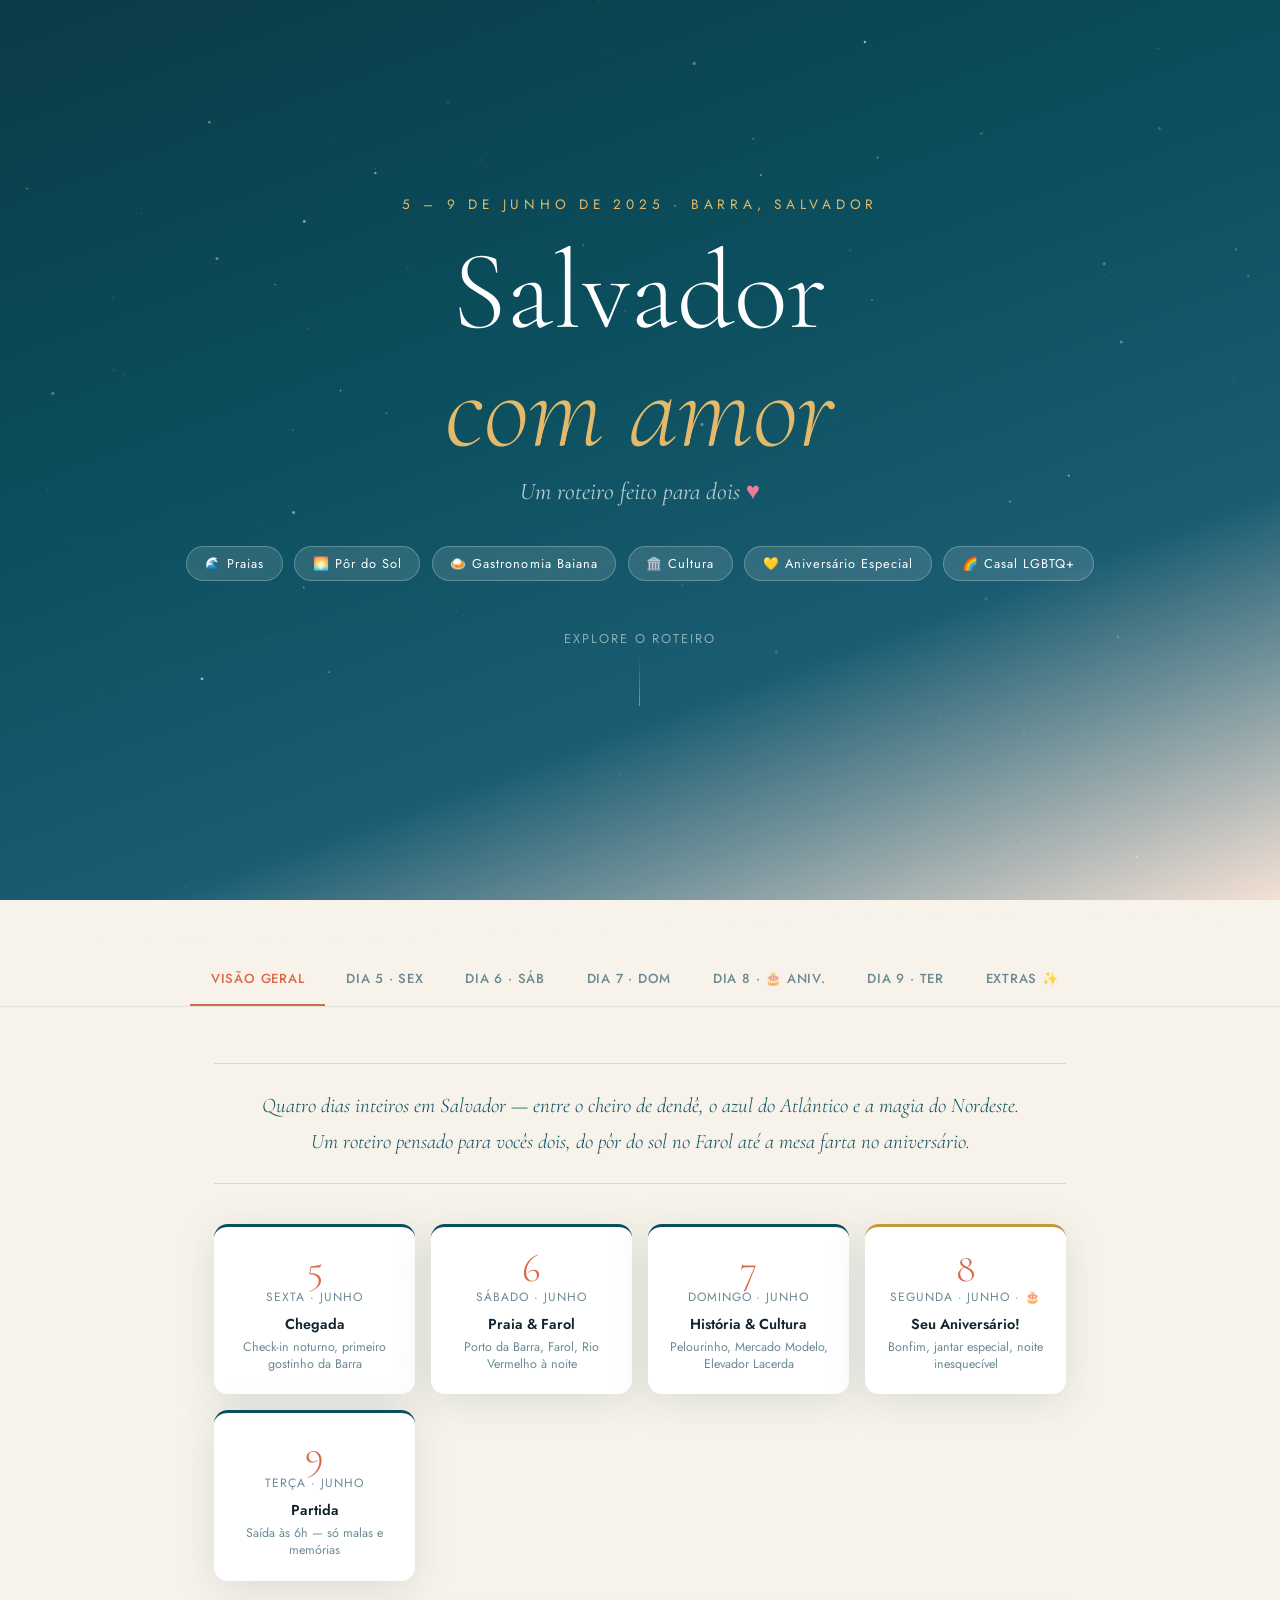
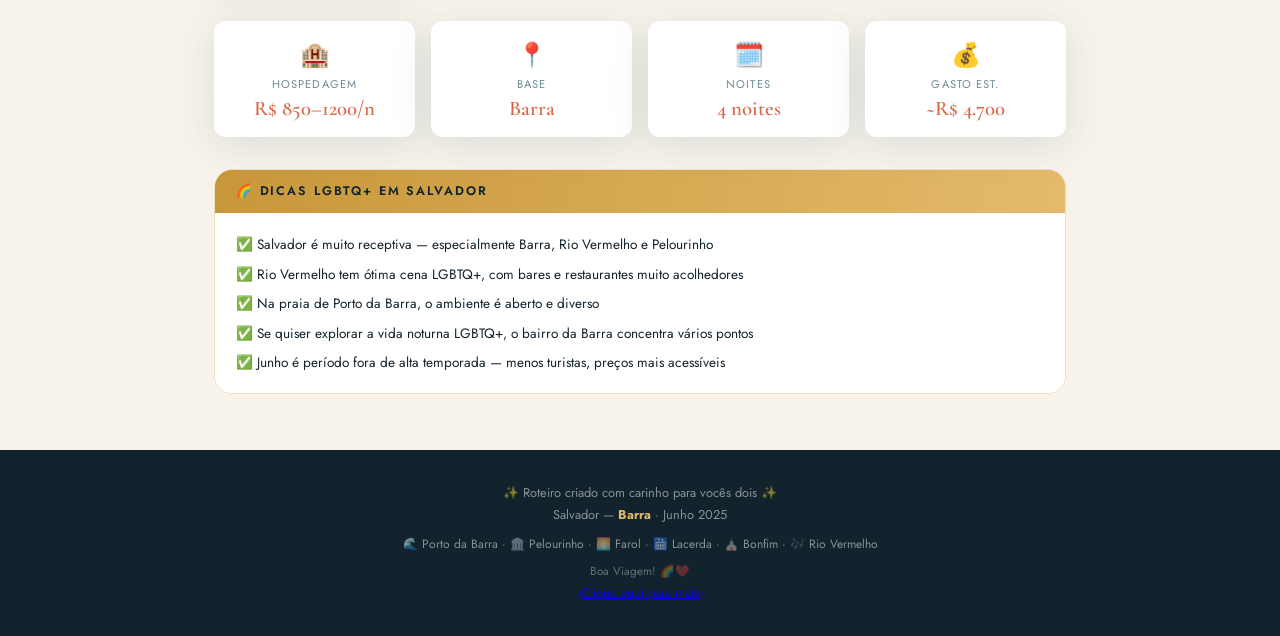
<file: index.html>
<!doctype html>
<html lang="pt-BR">
	<head>
		<meta charset="UTF-8" />
		<meta name="viewport" content="width=device-width, initial-scale=1.0" />
		<title>Salvador — Roteiro Romântico ♥</title>
		<link
			href="https://fonts.googleapis.com/css2?family=Cormorant+Garamond:ital,wght@0,300;0,400;0,600;1,300;1,400&family=Jost:wght@300;400;500;600&display=swap"
			rel="stylesheet"
		/>
		<link rel="stylesheet" href="style.css" />
	</head>
	<body>
		<!-- HERO -->
		<header class="hero">
			<canvas class="hero-canvas" id="heroCanvas"></canvas>
			<div class="hero-content">
				<p class="hero-eyebrow">5 – 9 de junho de 2025 · Barra, Salvador</p>
				<h1 class="hero-title">Salvador<br /><em>com amor</em></h1>
				<p class="hero-subtitle">
					Um roteiro feito para dois <span class="highlight-heart">♥</span>
				</p>
				<div class="hero-pills">
					<span class="pill">🌊 Praias</span>
					<span class="pill">🌅 Pôr do Sol</span>
					<span class="pill">🍛 Gastronomia Baiana</span>
					<span class="pill">🏛️ Cultura</span>
					<span class="pill">💛 Aniversário Especial</span>
					<span class="pill">🌈 Casal LGBTQ+</span>
				</div>
				<div class="scroll-hint">
					<span>explore o roteiro</span>
					<div class="line"></div>
				</div>
			</div>
		</header>

		<!-- WAVE DIVIDER -->
		<div class="wave-divider">
			<svg
				viewBox="0 0 1440 60"
				xmlns="http://www.w3.org/2000/svg"
				preserveAspectRatio="none"
			>
				<path
					d="M0,30 C360,80 1080,-20 1440,30 L1440,60 L0,60 Z"
					fill="#f8f3ea"
				/>
			</svg>
		</div>

		<!-- STICKY TABS -->
		<nav class="nav-sticky">
			<div class="tabs-scroll">
				<button class="tab-btn active" onclick="showTab('overview')">
					Visão Geral
				</button>
				<button class="tab-btn" onclick="showTab('dia5')">Dia 5 · Sex</button>
				<button class="tab-btn" onclick="showTab('dia6')">Dia 6 · Sáb</button>
				<button class="tab-btn" onclick="showTab('dia7')">Dia 7 · Dom</button>
				<button class="tab-btn" onclick="showTab('dia8')">
					Dia 8 · 🎂 Aniv.
				</button>
				<button class="tab-btn" onclick="showTab('dia9')">Dia 9 · Ter</button>
				<button class="tab-btn" onclick="showTab('extras')">Extras ✨</button>
				<button class="tab-btn" onclick="showTab('gastos')">Gastos 💰</button>
			</div>
		</nav>

		<!-- ════════════════════════════════════ OVERVIEW ════════════════════════════════════ -->
		<section class="section active" id="tab-overview">
			<p class="overview-intro">
				Quatro dias inteiros em Salvador — entre o cheiro de dendê, o azul do
				Atlântico e a magia do Nordeste. Um roteiro pensado para vocês dois, do
				pôr do sol no Farol até a mesa farta no aniversário.
			</p>

			<div class="days-overview">
				<div class="day-overview-card" onclick="showTab('dia5')">
					<div class="doc-num">5</div>
					<div class="doc-date">Sexta · Junho</div>
					<div class="doc-title">Chegada</div>
					<div class="doc-desc">
						Check-in noturno, primeiro gostinho da Barra
					</div>
				</div>
				<div class="day-overview-card" onclick="showTab('dia6')">
					<div class="doc-num">6</div>
					<div class="doc-date">Sábado · Junho</div>
					<div class="doc-title">Praia & Farol</div>
					<div class="doc-desc">
						Porto da Barra, Farol, Rio Vermelho à noite
					</div>
				</div>
				<div class="day-overview-card" onclick="showTab('dia7')">
					<div class="doc-num">7</div>
					<div class="doc-date">Domingo · Junho</div>
					<div class="doc-title">História & Cultura</div>
					<div class="doc-desc">
						Pelourinho, Mercado Modelo, Elevador Lacerda
					</div>
				</div>
				<div class="day-overview-card birthday" onclick="showTab('dia8')">
					<div class="doc-num">8</div>
					<div class="doc-date">Segunda · Junho · 🎂</div>
					<div class="doc-title">Seu Aniversário!</div>
					<div class="doc-desc">
						Bonfim, jantar especial, noite inesquecível
					</div>
				</div>
				<div class="day-overview-card" onclick="showTab('dia9')">
					<div class="doc-num">9</div>
					<div class="doc-date">Terça · Junho</div>
					<div class="doc-title">Partida</div>
					<div class="doc-desc">Saída às 6h — só malas e memórias</div>
				</div>
			</div>

			<div class="summary-bar">
				<div class="summary-card">
					<div class="s-icon">🏨</div>
					<div class="s-label">Hospedagem</div>
					<div class="s-val">R$ 850–1200/n</div>
				</div>
				<div class="summary-card">
					<div class="s-icon">📍</div>
					<div class="s-label">Base</div>
					<div class="s-val">Barra</div>
				</div>
				<div class="summary-card">
					<div class="s-icon">🗓️</div>
					<div class="s-label">Noites</div>
					<div class="s-val">4 noites</div>
				</div>
				<div class="summary-card">
					<div class="s-icon">💰</div>
					<div class="s-label">Gasto Est.</div>
					<div class="s-val">~R$ 4.700</div>
				</div>
			</div>

			<div class="tips-box">
				<div class="tips-header">🌈 Dicas LGBTQ+ em Salvador</div>
				<div class="tips-body">
					<ul>
						<li>
							✅ Salvador é muito receptiva — especialmente Barra, Rio Vermelho
							e Pelourinho
						</li>
						<li>
							✅ Rio Vermelho tem ótima cena LGBTQ+, com bares e restaurantes
							muito acolhedores
						</li>
						<li>
							✅ Na praia de Porto da Barra, o ambiente é aberto e diverso
						</li>
						<li>
							✅ Se quiser explorar a vida noturna LGBTQ+, o bairro da Barra
							concentra vários pontos
						</li>
						<li>
							✅ Junho é período fora de alta temporada — menos turistas, preços
							mais acessíveis
						</li>
					</ul>
				</div>
			</div>
		</section>

		<!-- ════════════════════════════════════ DIA 5 ════════════════════════════════════ -->
		<section class="section" id="tab-dia5">
			<div class="day-header">
				<div class="day-number">5</div>
				<div class="day-info">
					<h2>Chegada em Salvador</h2>
					<p>
						Sexta-feira · Voo pousa às 22h · Hospedagem na Barra<br />Noite
						leve: check-in e primeiras respiradas de Salvador
					</p>
				</div>
			</div>

			<div class="summary-bar">
				<div class="summary-card">
					<div class="s-icon">😴</div>
					<div class="s-label">Ritmo</div>
					<div class="s-val">Leve</div>
				</div>
				<div class="summary-card">
					<div class="s-icon">📍</div>
					<div class="s-label">Área</div>
					<div class="s-val">Barra</div>
				</div>
				<div class="summary-card">
					<div class="s-icon">💸</div>
					<div class="s-label">Gasto Est.</div>
					<div class="s-val">R$ 80–150</div>
				</div>
			</div>

			<div class="period">
				<div class="period-label">🌙 Noite</div>
				<div class="activity-list">
					<div class="activity-card highlight">
						<div class="act-time">22h</div>
						<div class="act-title">Chegada & Check-in</div>
						<div class="act-desc">
							Chegar ao hotel na Barra, fazer check-in com calma, deixar as
							malas e respirar. Vocês acabaram de chegar!
						</div>
						<div class="act-tag">
							<span class="tag tag-dist">📍 Base: Barra</span>
							<span class="tag tag-time">⏱ 30 min</span>
						</div>
						<div class="act-icon">🏨</div>
					</div>
					<div class="activity-card romantic">
						<div class="act-time">22h30</div>
						<div class="act-title">Primeiro passeio a pé</div>
						<div class="act-desc">
							Caminhar até a orla da Barra — sentir o vento do mar, ouvir o
							barulho das ondas à noite. Não precisa fazer nada, apenas estar
							juntos no Salvador.
						</div>
						<div class="act-tag">
							<span class="tag tag-dist">🚶 5 min a pé</span>
							<span class="tag tag-time">⏱ 30 min</span>
							<span class="tag tag-special">💑 Romântico</span>
						</div>
						<div class="act-icon">🌊</div>
					</div>
					<div class="activity-card food">
						<div class="act-time">23h</div>
						<div class="act-title">🍻 Drinks de boas-vindas</div>
						<div class="act-desc">
							<strong>Opção:</strong> Bar da Barra ou qualquer boteco próximo à
							orla. Peça uma cerveja gelada ou uma caipirinha de tamarindo e
							brindem à viagem. Lanche leve se tiverem fome.
						</div>
						<div class="act-tag">
							<span class="tag tag-dist">🚶 5 min a pé</span>
							<span class="tag tag-uber">💸 R$ 40–70 p/ casal</span>
						</div>
						<div class="act-icon">🍹</div>
					</div>
				</div>
			</div>

			<div class="tips-box">
				<div class="tips-header">💡 Dicas do Dia 5</div>
				<div class="tips-body">
					<ul>
						<li>
							✈️ Não force programa — vocês estarão cansados do voo. Curta a
							chegada com leveza.
						</li>
						<li>
							🌙 A orla da Barra é segura e movimentada à noite nos finais de
							semana.
						</li>
						<li>
							📱 Configure Uber e iFood antes de sair de casa — facilita muito.
						</li>
						<li>
							💧 Compre água e petiscos no mercadinho da vizinhança para o
							quarto.
						</li>
					</ul>
				</div>
			</div>
		</section>

		<!-- ════════════════════════════════════ DIA 6 ════════════════════════════════════ -->
		<section class="section" id="tab-dia6">
			<div class="day-header">
				<div class="day-number">6</div>
				<div class="day-info">
					<h2>Praia, Farol & Rio Vermelho</h2>
					<p>
						Sábado · Dia na Barra — praia de manhã, pôr do sol no Farol, jantar
						em Rio Vermelho
					</p>
				</div>
			</div>

			<div class="summary-bar">
				<div class="summary-card">
					<div class="s-icon">☀️</div>
					<div class="s-label">Ritmo</div>
					<div class="s-val">Médio</div>
				</div>
				<div class="summary-card">
					<div class="s-icon">🚶</div>
					<div class="s-label">Deslocamento</div>
					<div class="s-val">Quase todo a pé</div>
				</div>
				<div class="summary-card">
					<div class="s-icon">💸</div>
					<div class="s-label">Gasto Est.</div>
					<div class="s-val">R$ 350–550</div>
				</div>
			</div>

			<div class="period">
				<div class="period-label">🌅 Manhã</div>
				<div class="activity-list">
					<div class="activity-card">
						<div class="act-time">9h</div>
						<div class="act-title">Café da manhã no hotel ou padaria local</div>
						<div class="act-desc">
							Comece o dia com calma. Muitas pousadas na Barra oferecem café
							incluso. Alternativamente, a
							<strong>Padaria São Bento</strong> (Barra) tem pão de queijo
							fresquinho.
						</div>
						<div class="act-tag">
							<span class="tag tag-dist">🚶 2 min a pé</span
							><span class="tag tag-uber">💸 R$ 20–50 p/ casal</span>
						</div>
						<div class="act-icon">☕</div>
					</div>
					<div class="activity-card highlight">
						<div class="act-time">10h</div>
						<div class="act-title">Praia de Porto da Barra</div>
						<div class="act-desc">
							A mais bela praia urbana de Salvador — águas calmas e cristalinas,
							ótimas para banho. Aluguem cadeiras e guarda-sol (R$15–20 p/
							pessoa). Mergulhem, se beijem, relaxem.
						</div>
						<div class="act-tag">
							<span class="tag tag-dist">🚶 5–8 min a pé</span>
							<span class="tag tag-time">⏱ 2h30</span>
							<span class="tag tag-special">⭐ Imperdível</span>
						</div>
						<div class="act-icon">🏖️</div>
					</div>
					<div class="activity-card food">
						<div class="act-time">12h30</div>
						<div class="act-title">🍽️ Almoço — Frutos do Mar</div>
						<div class="act-desc">
							<strong>Restaurante Solar do Unhão</strong> (orla Barra) ou
							<strong>Bar Jardim dos Namorados</strong> (Porto da Barra). Peça
							moqueca, peixe grelhado ou acarajé fresquinho. Sabores que
							Salvador ensina.
						</div>
						<div class="act-tag">
							<span class="tag tag-dist">🚶 5 min a pé da praia</span>
							<span class="tag tag-uber">💸 R$ 90–150 p/ casal</span>
						</div>
						<div class="act-icon">🦐</div>
					</div>
				</div>
			</div>

			<div class="period">
				<div class="period-label">🌤️ Tarde</div>
				<div class="activity-list">
					<div class="activity-card">
						<div class="act-time">14h30</div>
						<div class="act-title">Sesta no hotel</div>
						<div class="act-desc">
							Depois do almoço e da praia, um descanso de 1h30 é merecido e
							estratégico — deixa vocês frescos para o pôr do sol e a noite.
						</div>
						<div class="act-tag">
							<span class="tag tag-dist">🚶 5 min a pé</span
							><span class="tag tag-time">⏱ 1h30</span>
						</div>
						<div class="act-icon">😴</div>
					</div>
					<div class="activity-card highlight">
						<div class="act-time">16h</div>
						<div class="act-title">Museu Náutico do Farol da Barra</div>
						<div class="act-desc">
							O farol mais famoso do Brasil — construído em 1698! O museu dentro
							conta a história marítima da Bahia. Vale entrar para subir e ter
							uma vista panorâmica.
						</div>
						<div class="act-tag">
							<span class="tag tag-dist">🚶 8–10 min a pé</span>
							<span class="tag tag-uber">💸 ~R$ 20 entrada p/ casal</span>
							<span class="tag tag-time">⏱ 1h</span>
						</div>
						<div class="act-icon">🏛️</div>
					</div>
					<div class="activity-card romantic">
						<div class="act-time">17h30</div>
						<div class="act-title">Pôr do Sol no Farol da Barra 🌅</div>
						<div class="act-desc">
							O mais icônico de Salvador. As pedras em volta do farol ficam
							cheias de casais ao entardecer. Levem drinks (vinho, cerveja) de
							algum mercadinho próximo e sentem nas pedras juntos.
						</div>
						<div class="act-tag">
							<span class="tag tag-dist">🚶 No próprio Farol</span>
							<span class="tag tag-time">⏱ 1h</span>
							<span class="tag tag-special">💑 Top Romântico</span>
						</div>
						<div class="act-icon">🌇</div>
					</div>
				</div>
			</div>

			<div class="period">
				<div class="period-label">🌙 Noite</div>
				<div class="activity-list">
					<div class="activity-card">
						<div class="act-time">19h</div>
						<div class="act-title">Uber para Rio Vermelho</div>
						<div class="act-desc">
							Bairro boêmio, cheio de restaurantes e bares. Muito acolhedor para
							casais LGBTQ+. Desloquem com Uber.
						</div>
						<div class="act-tag">
							<span class="tag tag-uber">🚗 ~10 min / R$ 12–18</span>
						</div>
						<div class="act-icon">🚗</div>
					</div>
					<div class="activity-card food">
						<div class="act-time">19h30</div>
						<div class="act-title">🍽️ Jantar em Rio Vermelho</div>
						<div class="act-desc">
							<strong>Yemanjá</strong> (clássico e famoso, moqueca premiada) ou
							<strong>Boteco Brasil</strong> (mais informal, petiscos e chope) —
							ambos bem recebem casais. Reserve com antecedência no Yemanjá.
						</div>
						<div class="act-tag">
							<span class="tag tag-dist">📍 Rio Vermelho</span>
							<span class="tag tag-uber">💸 R$ 100–200 p/ casal</span>
							<span class="tag tag-time">⏱ 1h30</span>
						</div>
						<div class="act-icon">🍤</div>
					</div>
					<div class="activity-card romantic">
						<div class="act-time">21h30</div>
						<div class="act-title">Bar ou passeio noturno em Rio Vermelho</div>
						<div class="act-desc">
							Caminhem pela orla de Rio Vermelho, entrem em algum bar com música
							ao vivo. A cena noturna é movimentada e acolhedora. Voltem de Uber
							por volta das 23h.
						</div>
						<div class="act-tag">
							<span class="tag tag-uber">🚗 Volta: R$ 12–18</span>
							<span class="tag tag-uber">💸 R$ 40–80 (drinks)</span>
						</div>
						<div class="act-icon">🎶</div>
					</div>
				</div>
			</div>

			<div class="plan-b">
				<div class="plan-b-title">🌧️ Plano B — Tempo Chuvoso</div>
				<ul>
					<li>
						🏛️ <strong>Manhã:</strong> Shopping Barra (10 min de Uber) — ar
						condicionado, lojas, cinema
					</li>
					<li>
						🎨 <strong>Tarde:</strong> Museu de Arte Moderna (MAM) — próximo à
						orla, coberto
					</li>
					<li>
						🍴 <strong>Noite:</strong> Manter o jantar em Rio Vermelho — o clima
						boêmio fica ainda mais gostoso na chuva
					</li>
				</ul>
			</div>

			<div class="tips-box">
				<div class="tips-header">💡 Dicas do Dia 6</div>
				<div class="tips-body">
					<ul>
						<li>
							🧴 Protetor solar é obrigatório — o sol de Salvador é intenso
							mesmo em junho
						</li>
						<li>
							🍺 Mercadinhos próximos ao Farol vendem drinks gelados a preços
							ótimos para o pôr do sol
						</li>
						<li>
							📞 Reserve o Yemanjá com 1–2 dias de antecedência, especialmente
							aos sábados
						</li>
						<li>
							👟 Sandálias confortáveis — você vai caminhar bastante nesse dia
						</li>
					</ul>
				</div>
			</div>
		</section>

		<!-- ════════════════════════════════════ DIA 7 ════════════════════════════════════ -->
		<section class="section" id="tab-dia7">
			<div class="day-header">
				<div class="day-number">7</div>
				<div class="day-info">
					<h2>História, Cultura & Cidade Alta</h2>
					<p>
						Domingo · Pelourinho, Elevador Lacerda, Mercado Modelo — depois,
						descanso na Barra
					</p>
				</div>
			</div>

			<div class="summary-bar">
				<div class="summary-card">
					<div class="s-icon">🏛️</div>
					<div class="s-label">Ritmo</div>
					<div class="s-val">Ativo</div>
				</div>
				<div class="summary-card">
					<div class="s-icon">🚗</div>
					<div class="s-label">Uber Estimado</div>
					<div class="s-val">~R$ 80–100</div>
				</div>
				<div class="summary-card">
					<div class="s-icon">💸</div>
					<div class="s-label">Gasto Est.</div>
					<div class="s-val">R$ 300–450</div>
				</div>
			</div>

			<div class="period">
				<div class="period-label">🌅 Manhã</div>
				<div class="activity-list">
					<div class="activity-card">
						<div class="act-time">8h30</div>
						<div class="act-title">Café da manhã no hotel</div>
						<div class="act-desc">
							Hoje o dia começa cedo — aproveitem um café reforçado antes de
							partir para o Centro Histórico.
						</div>
						<div class="act-tag">
							<span class="tag tag-time">⏱ 45 min</span>
						</div>
						<div class="act-icon">☕</div>
					</div>
					<div class="activity-card highlight">
						<div class="act-time">9h30</div>
						<div class="act-title">Pelourinho — Centro Histórico</div>
						<div class="act-desc">
							Patrimônio da Humanidade pela UNESCO. Casarões coloniais
							coloridos, igrejas barrocas, ruas de pedra. Visitem a Igreja São
							Francisco (interior banhado a ouro) e caminhem pelas ruelas.
						</div>
						<div class="act-tag">
							<span class="tag tag-uber">🚗 Uber ~20 min / R$ 22–30</span>
							<span class="tag tag-time">⏱ 2h</span>
							<span class="tag tag-special">⭐ Imperdível</span>
						</div>
						<div class="act-icon">🏰</div>
					</div>
					<div class="activity-card highlight">
						<div class="act-time">11h</div>
						<div class="act-title">Elevador Lacerda</div>
						<div class="act-desc">
							O símbolo de Salvador — sobe da Cidade Baixa para a Alta em menos
							de 30 segundos com vista deslumbrante da Baía de Todos-os-Santos.
							Passagem de R$ 0,15 (sim, quinze centavos!).
						</div>
						<div class="act-tag">
							<span class="tag tag-dist">🚶 10 min do Pelourinho</span>
							<span class="tag tag-uber">💸 R$ 0,15 por viagem</span>
							<span class="tag tag-special">⭐ Ícone da cidade</span>
						</div>
						<div class="act-icon">🛗</div>
					</div>
					<div class="activity-card highlight">
						<div class="act-time">11h30</div>
						<div class="act-title">Mercado Modelo</div>
						<div class="act-desc">
							Logo na saída do Elevador Lacerda. Artesanato baiano,
							lembrancinha, arte local — um ótimo lugar para comprar pequenos
							presentes e absorver a cultura popular da Bahia.
						</div>
						<div class="act-tag">
							<span class="tag tag-dist">🚶 2 min do Elevador</span>
							<span class="tag tag-time">⏱ 45 min</span>
							<span class="tag tag-uber">💸 R$ 30–80 em compras</span>
						</div>
						<div class="act-icon">🏪</div>
					</div>
				</div>
			</div>

			<div class="period">
				<div class="period-label">☀️ Tarde</div>
				<div class="activity-list">
					<div class="activity-card food">
						<div class="act-time">13h</div>
						<div class="act-title">
							🍽️ Almoço — Restaurante SENAC Pelourinho
						</div>
						<div class="act-desc">
							O melhor custo-benefício da região histórica. Buffet de comida
							baiana autêntica com vista para o Pelourinho. Por volta de R$
							60–80 por pessoa. Ambiente encantador.
						</div>
						<div class="act-tag">
							<span class="tag tag-dist">📍 Pelourinho</span>
							<span class="tag tag-uber">💸 R$ 120–160 p/ casal</span>
							<span class="tag tag-time">⏱ 1h15</span>
						</div>
						<div class="act-icon">🍛</div>
					</div>
					<div class="activity-card">
						<div class="act-time">14h30</div>
						<div class="act-title">Uber de volta para a Barra</div>
						<div class="act-desc">
							Vocês já fizeram bastante — hora de relaxar. De volta ao hotel
							para descansar e se preparar para a noite.
						</div>
						<div class="act-tag">
							<span class="tag tag-uber">🚗 ~20 min / R$ 22–30</span>
						</div>
						<div class="act-icon">🚗</div>
					</div>
					<div class="activity-card romantic">
						<div class="act-time">16h30</div>
						<div class="act-title">Praia da Barra — tarde dourada</div>
						<div class="act-desc">
							Uma hora de praia no fim da tarde — água mais tranquila, luz
							dourada, menos gente. Perfeito para aquele banho refrescante
							depois de um dia andando muito.
						</div>
						<div class="act-tag">
							<span class="tag tag-dist">🚶 5 min a pé</span>
							<span class="tag tag-time">⏱ 1h</span>
							<span class="tag tag-special">💑 Relaxante</span>
						</div>
						<div class="act-icon">🌊</div>
					</div>
				</div>
			</div>

			<div class="period">
				<div class="period-label">🌙 Noite</div>
				<div class="activity-list">
					<div class="activity-card food">
						<div class="act-time">19h30</div>
						<div class="act-title">🍽️ Jantar na Barra</div>
						<div class="act-desc">
							<strong>Carangueijo de Sergipe</strong> (orla Barra) — frutos do
							mar generosos e gostosos, ambiente descontraído. Ou
							<strong>Amado</strong> se quiserem algo mais sofisticado (reserve
							com antecedência).
						</div>
						<div class="act-tag">
							<span class="tag tag-dist">🚶 10–15 min a pé</span>
							<span class="tag tag-uber">💸 R$ 120–200 p/ casal</span>
						</div>
						<div class="act-icon">🦞</div>
					</div>
					<div class="activity-card">
						<div class="act-time">21h30</div>
						<div class="act-title">Noite tranquila na Barra</div>
						<div class="act-desc">
							Amanhã é o aniversário — guardem energia! Passeio na orla,
							sorvete, dormir cedo. O dia 8 vai ser especial.
						</div>
						<div class="act-tag">
							<span class="tag tag-special">🎂 Reservem forças!</span>
						</div>
						<div class="act-icon">🌙</div>
					</div>
				</div>
			</div>

			<div class="plan-b">
				<div class="plan-b-title">🌧️ Plano B — Tempo Chuvoso</div>
				<ul>
					<li>
						🏛️ <strong>Pelourinho</strong> ainda vale muito na chuva — as ruas
						de pedra molhadas ficam cinematográficas
					</li>
					<li>
						🎨 <strong>Museu Afro-Brasileiro (MAFRO)</strong> — no próprio
						Pelourinho, excelente acervo coberto
					</li>
					<li>
						🍫 <strong>Chocolates Mendoá</strong> — loja de chocolate artesanal
						no Pelourinho, ótima para um agrado
					</li>
				</ul>
			</div>

			<div class="tips-box">
				<div class="tips-header">💡 Dicas do Dia 7</div>
				<div class="tips-body">
					<ul>
						<li>
							🕘 Chegue ao Pelourinho cedo (antes das 10h) para evitar o pico de
							turistas
						</li>
						<li>
							👜 Deixem objetos de valor no hotel — leve somente o necessário no
							centro histórico
						</li>
						<li>📸 A luz da manhã no Pelourinho é incrível para fotos</li>
						<li>
							🎫 Igreja São Francisco: entrada ~R$ 10 por pessoa, vale muito
						</li>
						<li>
							💡 No Elevador Lacerda, faça a viagem de ida e volta para ver as
							duas perspectivas
						</li>
					</ul>
				</div>
			</div>
		</section>

		<!-- ════════════════════════════════════ DIA 8 ════════════════════════════════════ -->
		<section class="section" id="tab-dia8">
			<div class="day-header">
				<div class="day-number">8</div>
				<div class="day-info">
					<h2>Feliz Aniversário! 🎂</h2>
					<p>
						Segunda-feira · O dia mais especial — Bonfim, jantar inesquecível e
						noite de celebração
					</p>
					<div class="birthday-badge">
						🎉 DIA DE ANIVERSÁRIO — capricha tudo!
					</div>
				</div>
			</div>

			<div class="summary-bar">
				<div class="summary-card">
					<div class="s-icon">🎂</div>
					<div class="s-label">Clima</div>
					<div class="s-val">Celebração</div>
				</div>
				<div class="summary-card">
					<div class="s-icon">💸</div>
					<div class="s-label">Gasto Est.</div>
					<div class="s-val">R$ 450–700</div>
				</div>
				<div class="summary-card">
					<div class="s-icon">⭐</div>
					<div class="s-label">Destaque</div>
					<div class="s-val">Jantar Especial</div>
				</div>
			</div>

			<div class="period">
				<div class="period-label">🌅 Manhã — Começando com charme</div>
				<div class="activity-list">
					<div class="activity-card romantic">
						<div class="act-time">9h30</div>
						<div class="act-title">Café da manhã especial</div>
						<div class="act-desc">
							Combinem com o hotel algum elemento surpresa (se possível) — ou
							vão a uma cafeteria especial. <strong>Sugestão:</strong> Cafeteria
							Mana (Barra) com bolo, pão de mel e café especial. Comecem o dia
							devagar.
						</div>
						<div class="act-tag">
							<span class="tag tag-dist">🚶 5–10 min a pé</span>
							<span class="tag tag-uber">💸 R$ 50–80 p/ casal</span>
							<span class="tag tag-special">🎂 Comemorem juntos</span>
						</div>
						<div class="act-icon">🎂</div>
					</div>
					<div class="activity-card highlight">
						<div class="act-time">11h</div>
						<div class="act-title">Igreja do Bonfim — pedir uma graça</div>
						<div class="act-desc">
							Uma das mais famosas igrejas do Brasil. Amarre uma fita do Bonfim
							(R$ 2–5) e peça um desejo juntos — tradição baiana de boa sorte
							para quem ama. Atmosfera mágica e emocionante.
						</div>
						<div class="act-tag">
							<span class="tag tag-uber">🚗 Uber ~25 min / R$ 28–35</span>
							<span class="tag tag-time">⏱ 1h–1h30</span>
							<span class="tag tag-special">💑 Romântico & Especial</span>
						</div>
						<div class="act-icon">⛪</div>
					</div>
					<div class="activity-card">
						<div class="act-time">12h30</div>
						<div class="act-title">Uber de volta para a Barra</div>
						<div class="act-desc">
							Retorno tranquilo — parem em algum ponto bonito se quiserem uma
							foto no caminho.
						</div>
						<div class="act-tag">
							<span class="tag tag-uber">🚗 ~25 min / R$ 28–35</span>
						</div>
						<div class="act-icon">🚗</div>
					</div>
				</div>
			</div>

			<div class="period">
				<div class="period-label">☀️ Tarde — Relaxamento & Preparação</div>
				<div class="activity-list">
					<div class="activity-card romantic">
						<div class="act-time">13h30</div>
						<div class="act-title">🍽️ Almoço especial na Barra</div>
						<div class="act-desc">
							<strong>Restaurante Trapiche Adelaide</strong> — um dos melhores
							de Salvador, com vista para a Baía. Comida baiana refinada. Ideal
							para o almoço de aniversário. Reserve com 2–3 dias de
							antecedência!
						</div>
						<div class="act-tag">
							<span class="tag tag-dist">🚶 10–15 min a pé</span>
							<span class="tag tag-uber">💸 R$ 180–280 p/ casal</span>
							<span class="tag tag-special">🎂 Almoço de aniversário!</span>
						</div>
						<div class="act-icon">🍽️</div>
					</div>
					<div class="activity-card">
						<div class="act-time">15h30</div>
						<div class="act-title">Tarde livre — hotel ou praia</div>
						<div class="act-desc">
							Descansem, nadem, durmam um pouco — essa tarde é de vocês. O
							hotel, a piscina (se houver), ou a praia deserta de segunda-feira
							são o cenário perfeito.
						</div>
						<div class="act-tag">
							<span class="tag tag-special">💑 Tempo juntos</span>
						</div>
						<div class="act-icon">😌</div>
					</div>
				</div>
			</div>

			<div class="period">
				<div class="period-label">🌙 Noite — O Grande Momento ✨</div>
				<div class="activity-list">
					<div class="activity-card romantic">
						<div class="act-time">17h30</div>
						<div class="act-title">Pôr do sol no Farol com espumante</div>
						<div class="act-desc">
							Comprem uma garrafa de espumante gelado antes e vão para as pedras
							do Farol da Barra. Brindem ao aniversário com o pôr do sol mais
							bonito de Salvador ao fundo. Façam fotos.
						</div>
						<div class="act-tag">
							<span class="tag tag-dist">🚶 8–10 min a pé</span>
							<span class="tag tag-uber">💸 ~R$ 30–50 espumante</span>
							<span class="tag tag-special">💑 Momento especial</span>
						</div>
						<div class="act-icon">🥂</div>
					</div>
					<div class="activity-card romantic">
						<div class="act-time">19h30</div>
						<div class="act-title">🎂 Jantar de Aniversário — Amado</div>
						<div class="act-desc">
							<strong>Restaurante Amado</strong> (Av. Lafaiete Coutinho,
							Contorno) — considerado um dos melhores de Salvador. Culinária
							baiana contemporânea com vista para a Baía. Avise que é
							aniversário para um possível mimo especial.
							<strong>Reserve com antecedência!</strong>
						</div>
						<div class="act-tag">
							<span class="tag tag-uber">🚗 Uber ~15 min / R$ 18–25</span>
							<span class="tag tag-uber">💸 R$ 250–400 p/ casal</span>
							<span class="tag tag-special">🎂 O jantar do ano!</span>
							<span class="tag tag-special">⭐ Top restaurante</span>
						</div>
						<div class="act-icon">🌟</div>
					</div>
					<div class="activity-card food">
						<div class="act-time">22h</div>
						<div class="act-title">
							Sobremesa & Drinks — Sorvete artesanal ou bar especial
						</div>
						<div class="act-desc">
							<strong>Bola de Neve Sorvetes</strong> (Barra) ou algum bar
							aconchegante na orla para fechar a noite com o pé na areia.
							Terminem o aniversário de forma simples e feliz.
						</div>
						<div class="act-tag">
							<span class="tag tag-dist">🚶 Próximo ao hotel</span>
							<span class="tag tag-uber">💸 R$ 40–60</span>
						</div>
						<div class="act-icon">🍦</div>
					</div>
				</div>
			</div>

			<div class="plan-b">
				<div class="plan-b-title">🌧️ Plano B — Chuva no Dia do Aniversário</div>
				<ul>
					<li>
						⛪ <strong>Bonfim:</strong> A experiência é ainda mais mágica com
						chuva — mantenha no roteiro
					</li>
					<li>
						🛁 <strong>Tarde de spa:</strong> Hotéis de luxo na Barra oferecem
						day use com spa — presente lindo
					</li>
					<li>
						🌅 <strong>Pôr do sol:</strong> Se chover, façam o brinde no quarto
						do hotel com vista
					</li>
					<li>
						🍽️ <strong>Jantar Amado:</strong> Mantenha a reserva — o restaurante
						é fechado e ainda mais romântico na chuva
					</li>
				</ul>
			</div>

			<div class="tips-box">
				<div class="tips-header">🎂 Dicas Especiais do Aniversário</div>
				<div class="tips-body">
					<ul>
						<li>
							📞 Reserve o Restaurante Amado com 3–5 dias de antecedência e
							avise que é aniversário
						</li>
						<li>
							🎁 Esconda um cartão ou presentinho no hotel para deixar na cama
							ao acordar
						</li>
						<li>
							📸 Contratem um fotógrafo de rua no Farol para a foto do pôr do
							sol — muitos oferecem e ficam lindas
						</li>
						<li>
							🍾 Segunda-feira o Farol fica menos movimentado — aproveitem a
							tranquilidade
						</li>
						<li>
							🏨 Vale checar se a pousada faz algum mimo de aniversário — muitas
							fazem com antecedência
						</li>
					</ul>
				</div>
			</div>
		</section>

		<!-- ════════════════════════════════════ DIA 9 ════════════════════════════════════ -->
		<section class="section" id="tab-dia9">
			<div class="day-header">
				<div class="day-number">9</div>
				<div class="day-info">
					<h2>Partida — Até logo, Salvador</h2>
					<p>Terça-feira · Saída às 6h · Só malas, memórias e saudade</p>
				</div>
			</div>

			<div class="period">
				<div class="period-label">🌙 Madrugada / Partida</div>
				<div class="activity-list">
					<div class="activity-card">
						<div class="act-time">4h30</div>
						<div class="act-title">Despertar & última olhada</div>
						<div class="act-desc">
							Acorde com calma, capriche nas malas na noite anterior. Tome um
							café rápido — algum hotel oferece café cedo se avisado. Façam uma
							última respirada do ar salgado da Barra.
						</div>
						<div class="act-icon">⏰</div>
						<div class="act-tag">
							<span class="tag tag-time">⏱ 30 min</span>
						</div>
					</div>
					<div class="activity-card">
						<div class="act-time">5h15</div>
						<div class="act-title">Check-out & Uber para o aeroporto</div>
						<div class="act-desc">
							Solicite o Uber com antecedência. O Aeroporto de Salvador (Dep.
							Luís Eduardo Magalhães) fica a ~35–45 min da Barra dependendo do
							trânsito. Saiam às 5h15 para garantir.
						</div>
						<div class="act-tag">
							<span class="tag tag-uber">🚗 Uber ~35–45 min / R$ 55–75</span>
						</div>
						<div class="act-icon">✈️</div>
					</div>
					<div class="activity-card romantic">
						<div class="act-time">No caminho</div>
						<div class="act-title">Conversa de retorno ❤️</div>
						<div class="act-desc">
							No Uber ou no aeroporto — falem sobre o que mais gostaram, o que
							emocionou, o que querem repetir. Essa viagem vai ficar em vocês
							por um bom tempo.
						</div>
						<div class="act-icon">💬</div>
						<div class="act-tag">
							<span class="tag tag-special">💑 Momento especial</span>
						</div>
					</div>
				</div>
			</div>

			<div class="tips-box">
				<div class="tips-header">💡 Dicas para a Partida</div>
				<div class="tips-body">
					<ul>
						<li>
							🧳 Faça as malas na noite do dia 8 — você não vai querer acordar
							cedo E arrumar tudo
						</li>
						<li>
							📱 Reserve o Uber com 5 min de antecedência às 5h10 — trânsito é
							leve mas demora para confirmar
						</li>
						<li>
							✈️ O aeroporto tem cafeteria aberta cedo — tome um café lá com
							calma
						</li>
						<li>
							🌅 Se tiver sorte, peguem o nascer do sol pelo vidro do carro
						</li>
					</ul>
				</div>
			</div>
		</section>

		<!-- ════════════════════════════════════ EXTRAS ════════════════════════════════════ -->
		<section class="section" id="tab-extras">
			<div
				class="day-header"
				style="background: linear-gradient(135deg, #7b2d5e, #a84077)"
			>
				<div class="day-number" style="color: var(--gold-l)">✨</div>
				<div class="day-info">
					<h2>Extras & Highlights</h2>
					<p>
						Os melhores momentos, lugares imperdíveis e tudo que você precisa
						saber
					</p>
				</div>
			</div>

			<div class="extras-grid">
				<div class="extras-card ec-romantic">
					<div class="extras-card-header">💑 Top 5 — Mais Românticos</div>
					<div class="extras-card-body">
						<ol>
							<li>
								🌅 <strong>Pôr do sol no Farol da Barra</strong> — o clássico
								dos clássicos
							</li>
							<li>
								🥂 <strong>Brinde com espumante no Farol</strong> no aniversário
							</li>
							<li>
								⛪ <strong>Fita do Bonfim</strong> — pedido de desejo juntos
							</li>
							<li>
								🌊 <strong>Praia de Porto da Barra</strong> ao entardecer — luz
								dourada
							</li>
							<li>🍽️ <strong>Jantar no Amado</strong> com vista para a Baía</li>
						</ol>
					</div>
				</div>

				<div class="extras-card ec-mustgo">
					<div class="extras-card-header">⭐ Top 5 — Lugares Imperdíveis</div>
					<div class="extras-card-body">
						<ol>
							<li>
								🏖️ <strong>Porto da Barra</strong> — a praia mais bonita de
								Salvador
							</li>
							<li>
								🏰 <strong>Pelourinho</strong> — patrimônio histórico
								inigualável
							</li>
							<li>
								🏛️ <strong>Farol da Barra</strong> — ícone absoluto da cidade
							</li>
							<li>
								🛗 <strong>Elevador Lacerda</strong> — vista que ninguém esquece
							</li>
							<li>
								🎶 <strong>Rio Vermelho</strong> — a alma boêmia de Salvador
							</li>
						</ol>
					</div>
				</div>

				<div class="extras-card ec-rain">
					<div class="extras-card-header">🌧️ Top 3 — Opções para Chuva</div>
					<div class="extras-card-body">
						<ol>
							<li>
								🎨 <strong>Museu Afro-Brasileiro (MAFRO)</strong> — acervo
								incrível no Pelourinho
							</li>
							<li>
								🛍️ <strong>Shopping Barra</strong> — cinema, lojas, gastronomia
							</li>
							<li>
								🍫 <strong>Chocolates Mendoá</strong> + café no Pelourinho —
								delicioso dia coberto
							</li>
						</ol>
					</div>
				</div>

				<div class="extras-card ec-budget">
					<div class="extras-card-header">🔄 Ordem Ideal Alternativa</div>
					<div class="extras-card-body">
						<div
							style="font-size: 0.85rem; color: var(--dark); line-height: 1.6"
						>
							<strong>Se quiser reordenar os dias:</strong><br /><br />
							🏅 <strong>Melhor sequência alternativa:</strong><br />
							Dia 6 → História (Pelourinho no sábado tem mais
							movimento/animação)<br />
							Dia 7 → Praia + Farol (domingo mais tranquilo na praia)<br />
							<br />
							✅
							<strong>Aniversário (Dia 8) deve sempre ser o penúltimo</strong> —
							climax da viagem antes da saída.
						</div>
					</div>
				</div>
			</div>
		</section>

		<!-- ════════════════════════════════════ GASTOS ════════════════════════════════════ -->
		<section class="section" id="tab-gastos">
			<div
				class="day-header"
				style="background: linear-gradient(135deg, #2d5a1b, #4a8a2b)"
			>
				<div class="day-number" style="color: var(--gold-l)">💰</div>
				<div class="day-info">
					<h2>Estimativa de Gastos</h2>
					<p>
						Todos os valores são para o casal, em reais. Baseados em junho de
						2025.
					</p>
				</div>
			</div>

			<table class="budget-table">
				<thead>
					<tr>
						<th>Item</th>
						<th>Localização / Distância</th>
						<th>Uber (ida)</th>
						<th>Custo Est. (casal)</th>
					</tr>
				</thead>
				<tbody>
					<!-- HOSPEDAGEM -->
					<tr>
						<td
							colspan="4"
							style="
								background: #f5f5f5;
								font-weight: 600;
								font-size: 0.8rem;
								letter-spacing: 0.1em;
								padding: 0.6rem 1rem;
								color: #666;
							"
						>
							🏨 HOSPEDAGEM (4 noites)
						</td>
					</tr>
					<tr>
						<td>Pousada/Hotel na Barra (4 noites)</td>
						<td>📍 Barra — base</td>
						<td>—</td>
						<td>R$ 3.400–4.800</td>
					</tr>
					<tr class="subtotal">
						<td colspan="3">Subtotal Hospedagem</td>
						<td>R$ 3.400–4.800</td>
					</tr>

					<!-- DIA 5 -->
					<tr>
						<td
							colspan="4"
							style="
								background: #f5f5f5;
								font-weight: 600;
								font-size: 0.8rem;
								letter-spacing: 0.1em;
								padding: 0.6rem 1rem;
								color: #666;
							"
						>
							📅 DIA 5 — Chegada
						</td>
					</tr>
					<tr>
						<td>Drinks/lanche de chegada</td>
						<td>🚶 Orla da Barra (5 min)</td>
						<td>—</td>
						<td>R$ 50–90</td>
					</tr>
					<tr class="subtotal">
						<td colspan="3">Subtotal Dia 5</td>
						<td>R$ 50–90</td>
					</tr>

					<!-- DIA 6 -->
					<tr>
						<td
							colspan="4"
							style="
								background: #f5f5f5;
								font-weight: 600;
								font-size: 0.8rem;
								letter-spacing: 0.1em;
								padding: 0.6rem 1rem;
								color: #666;
							"
						>
							📅 DIA 6 — Praia & Rio Vermelho
						</td>
					</tr>
					<tr>
						<td>Cadeiras/guarda-sol praia</td>
						<td>🚶 Porto da Barra (5 min)</td>
						<td>—</td>
						<td>R$ 30–40</td>
					</tr>
					<tr>
						<td>Museu Náutico (entradas)</td>
						<td>🚶 Farol da Barra (8 min)</td>
						<td>—</td>
						<td>R$ 20–30</td>
					</tr>
					<tr>
						<td>Almoço — frutos do mar</td>
						<td>🚶 Barra (5 min)</td>
						<td>—</td>
						<td>R$ 90–150</td>
					</tr>
					<tr>
						<td>Drinks pôr do sol (Farol)</td>
						<td>🚶 Farol (10 min)</td>
						<td>—</td>
						<td>R$ 30–50</td>
					</tr>
					<tr>
						<td>Uber Barra → Rio Vermelho (ida)</td>
						<td>🚗 10 min</td>
						<td>R$ 12–18</td>
						<td>R$ 12–18</td>
					</tr>
					<tr>
						<td>Jantar em Rio Vermelho (Yemanjá)</td>
						<td>📍 Rio Vermelho</td>
						<td>—</td>
						<td>R$ 120–200</td>
					</tr>
					<tr>
						<td>Drinks + Uber volta Rio Vermelho</td>
						<td>🚗 10 min</td>
						<td>R$ 12–18</td>
						<td>R$ 50–90</td>
					</tr>
					<tr class="subtotal">
						<td colspan="3">Subtotal Dia 6</td>
						<td>R$ 354–578</td>
					</tr>

					<!-- DIA 7 -->
					<tr>
						<td
							colspan="4"
							style="
								background: #f5f5f5;
								font-weight: 600;
								font-size: 0.8rem;
								letter-spacing: 0.1em;
								padding: 0.6rem 1rem;
								color: #666;
							"
						>
							📅 DIA 7 — Pelourinho & Cultura
						</td>
					</tr>
					<tr>
						<td>Uber Barra → Pelourinho</td>
						<td>🚗 20 min</td>
						<td>R$ 22–30</td>
						<td>R$ 22–30</td>
					</tr>
					<tr>
						<td>Igreja São Francisco (entrada)</td>
						<td>📍 Pelourinho</td>
						<td>—</td>
						<td>R$ 20</td>
					</tr>
					<tr>
						<td>Elevador Lacerda (2 viagens)</td>
						<td>🚶 10 min do Pelo</td>
						<td>—</td>
						<td>R$ 0,60</td>
					</tr>
					<tr>
						<td>Artesanato no Mercado Modelo</td>
						<td>🚶 2 min do Elevador</td>
						<td>—</td>
						<td>R$ 30–80</td>
					</tr>
					<tr>
						<td>Almoço SENAC Pelourinho</td>
						<td>📍 Pelourinho</td>
						<td>—</td>
						<td>R$ 120–160</td>
					</tr>
					<tr>
						<td>Uber Pelourinho → Barra</td>
						<td>🚗 20 min</td>
						<td>R$ 22–30</td>
						<td>R$ 22–30</td>
					</tr>
					<tr>
						<td>Jantar na Barra</td>
						<td>🚶 10–15 min a pé</td>
						<td>—</td>
						<td>R$ 120–200</td>
					</tr>
					<tr class="subtotal">
						<td colspan="3">Subtotal Dia 7</td>
						<td>R$ 334–520</td>
					</tr>

					<!-- DIA 8 -->
					<tr>
						<td
							colspan="4"
							style="
								background: #f5f5f5;
								font-weight: 600;
								font-size: 0.8rem;
								letter-spacing: 0.1em;
								padding: 0.6rem 1rem;
								color: #666;
							"
						>
							📅 DIA 8 — Aniversário 🎂
						</td>
					</tr>
					<tr>
						<td>Café da manhã especial</td>
						<td>🚶 Barra (5 min)</td>
						<td>—</td>
						<td>R$ 60–90</td>
					</tr>
					<tr>
						<td>Uber Barra → Bonfim (ida e volta)</td>
						<td>🚗 25 min cada</td>
						<td>R$ 28–35</td>
						<td>R$ 56–70</td>
					</tr>
					<tr>
						<td>Fitas do Bonfim + entrada</td>
						<td>📍 Igreja do Bonfim</td>
						<td>—</td>
						<td>R$ 10–20</td>
					</tr>
					<tr>
						<td>Almoço Trapiche Adelaide</td>
						<td>🚶 Barra (15 min)</td>
						<td>—</td>
						<td>R$ 180–280</td>
					</tr>
					<tr>
						<td>Espumante pôr do sol (Farol)</td>
						<td>🚶 Farol (10 min)</td>
						<td>—</td>
						<td>R$ 35–60</td>
					</tr>
					<tr>
						<td>Uber Barra → Amado (ida e volta)</td>
						<td>🚗 15 min</td>
						<td>R$ 18–25</td>
						<td>R$ 36–50</td>
					</tr>
					<tr>
						<td>🌟 Jantar Amado (aniversário)</td>
						<td>📍 Av. Contorno</td>
						<td>—</td>
						<td>R$ 280–420</td>
					</tr>
					<tr>
						<td>Sorvete/drinks pós-jantar</td>
						<td>🚶 Barra</td>
						<td>—</td>
						<td>R$ 40–60</td>
					</tr>
					<tr class="subtotal">
						<td colspan="3">Subtotal Dia 8</td>
						<td>R$ 697–1.050</td>
					</tr>

					<!-- DIA 9 -->
					<tr>
						<td
							colspan="4"
							style="
								background: #f5f5f5;
								font-weight: 600;
								font-size: 0.8rem;
								letter-spacing: 0.1em;
								padding: 0.6rem 1rem;
								color: #666;
							"
						>
							📅 DIA 9 — Partida
						</td>
					</tr>
					<tr>
						<td>Uber Barra → Aeroporto</td>
						<td>🚗 35–45 min</td>
						<td>R$ 55–75</td>
						<td>R$ 55–75</td>
					</tr>
					<tr class="subtotal">
						<td colspan="3">Subtotal Dia 9</td>
						<td>R$ 55–75</td>
					</tr>

					<!-- TOTAL -->
					<tr class="total-row">
						<td colspan="3">💰 TOTAL ESTIMADO (sem hospedagem)</td>
						<td>R$ 1.490–2.313</td>
					</tr>
					<tr
						class="total-row"
						style="background: linear-gradient(90deg, #0b4f5e, #1a7a90)"
					>
						<td colspan="3">🏆 TOTAL GERAL (com hospedagem)</td>
						<td>R$ 4.890–7.113</td>
					</tr>
				</tbody>
			</table>

			<p class="budget-note">
				⚠️ Valores são estimativas para junho de 2025 e podem variar. Preços de
				Uber dependem de horário e demanda.<br />
				💡 <strong>Para economizar:</strong> Substitua o Amado por um
				restaurante mais acessível em Rio Vermelho (saving R$150–200).<br />
				💡 <strong>Para gastar melhor:</strong> O jantar no Amado no aniversário
				vale cada centavo — priorize-o.
			</p>

			<div class="order-card">
				<div class="order-header">🔄 Sugestão de Ordem Ideal dos Dias</div>
				<div class="order-body">
					<div class="order-flow">
						<div class="order-day">Dia 6<br /><small>Pelourinho</small></div>
						<div class="order-arrow">→</div>
						<div class="order-day">Dia 7<br /><small>Praia & Farol</small></div>
						<div class="order-arrow">→</div>
						<div class="order-day">
							Dia 8<br /><small>🎂 Aniversário</small>
						</div>
					</div>
					<p class="order-rationale">
						<strong>Por quê essa ordem?</strong> Começar pelo Pelourinho no
						sábado (dia 6) é vantajoso porque há mais movimento cultural,
						músicos nas ruas e lojas abertas. O domingo fica para a praia — que
						fica mais tranquila e vazia aos domingos. O aniversário (segunda)
						fica estrategicamente como clímax da viagem: menos turistas, Bonfim
						sem fila, Farol tranquilo, reserva no Amado mais fácil de conseguir,
						e a partida no dia seguinte preserva a energia.
					</p>
				</div>
			</div>
		</section>

		<!-- FOOTER -->
		<footer>
			<div>✨ Roteiro criado com carinho para vocês dois ✨</div>
			<div>Salvador — <strong>Barra</strong> · Junho 2025</div>
			<div style="margin-top: 0.5rem; font-size: 0.75rem">
				🌊 Porto da Barra · 🏛️ Pelourinho · 🌅 Farol · 🛗 Lacerda · ⛪ Bonfim ·
				🎶 Rio Vermelho
			</div>
			<div style="margin-top: 0.5rem; font-size: 0.73rem; opacity: 0.7">
				Boa Viagem! 🌈❤️
			</div>
			<div>
				<a href="/jogos/index.html">Clique aqui para mais</a>
			</div>
		</footer>

		<script>
			// ── TAB NAVIGATION ──
			function showTab(id) {
				document
					.querySelectorAll(".section")
					.forEach((s) => s.classList.remove("active"));
				document
					.querySelectorAll(".tab-btn")
					.forEach((b) => b.classList.remove("active"));
				document.getElementById("tab-" + id).classList.add("active");

				const tabMap = {
					overview: 0,
					dia5: 1,
					dia6: 2,
					dia7: 3,
					dia8: 4,
					dia9: 5,
					extras: 6,
					gastos: 7,
				};
				document
					.querySelectorAll(".tab-btn")
					[tabMap[id]].classList.add("active");
				window.scrollTo({
					top: document.querySelector(".nav-sticky").offsetTop,
					behavior: "smooth",
				});

				// Re-trigger animations
				document
					.querySelectorAll(`#tab-${id} .activity-card`)
					.forEach((el, i) => {
						el.style.animation = "none";
						el.offsetHeight;
						el.style.animation = `fadeUp .5s ${i * 0.07}s both`;
					});
			}

			// ── HERO CANVAS ANIMATION ──
			const canvas = document.getElementById("heroCanvas");
			const ctx = canvas.getContext("2d");
			let particles = [];

			function resize() {
				canvas.width = window.innerWidth;
				canvas.height = canvas.parentElement.offsetHeight;
			}

			class Particle {
				constructor() {
					this.reset();
				}
				reset() {
					this.x = Math.random() * canvas.width;
					this.y = Math.random() * canvas.height;
					this.r = Math.random() * 1.5 + 0.3;
					this.vx = (Math.random() - 0.5) * 0.3;
					this.vy = -Math.random() * 0.4 - 0.1;
					this.alpha = Math.random() * 0.5 + 0.1;
					this.color = Math.random() > 0.5 ? "#c8973a" : "#ffffff";
				}
				update() {
					this.x += this.vx;
					this.y += this.vy;
					if (this.y < -5 || this.x < -5 || this.x > canvas.width + 5)
						this.reset();
				}
				draw() {
					ctx.beginPath();
					ctx.arc(this.x, this.y, this.r, 0, Math.PI * 2);
					ctx.fillStyle = this.color;
					ctx.globalAlpha = this.alpha;
					ctx.fill();
				}
			}

			function initParticles() {
				particles = Array.from({ length: 80 }, () => new Particle());
			}

			function animate() {
				ctx.clearRect(0, 0, canvas.width, canvas.height);
				ctx.globalAlpha = 1;

				// Draw wave-like lines
				ctx.globalAlpha = 0.04;
				for (let i = 0; i < 5; i++) {
					ctx.beginPath();
					ctx.strokeStyle = "#c8973a";
					ctx.lineWidth = 1;
					const t = Date.now() / 3000 + i;
					for (let x = 0; x < canvas.width; x += 5) {
						const y = canvas.height * 0.6 + Math.sin(x / 120 + t) * 40 + i * 30;
						x === 0 ? ctx.moveTo(x, y) : ctx.lineTo(x, y);
					}
					ctx.stroke();
				}

				particles.forEach((p) => {
					p.update();
					p.draw();
				});
				ctx.globalAlpha = 1;
				requestAnimationFrame(animate);
			}

			resize();
			initParticles();
			animate();
			window.addEventListener("resize", () => {
				resize();
				initParticles();
			});
		</script>
	</body>
</html>
</file>
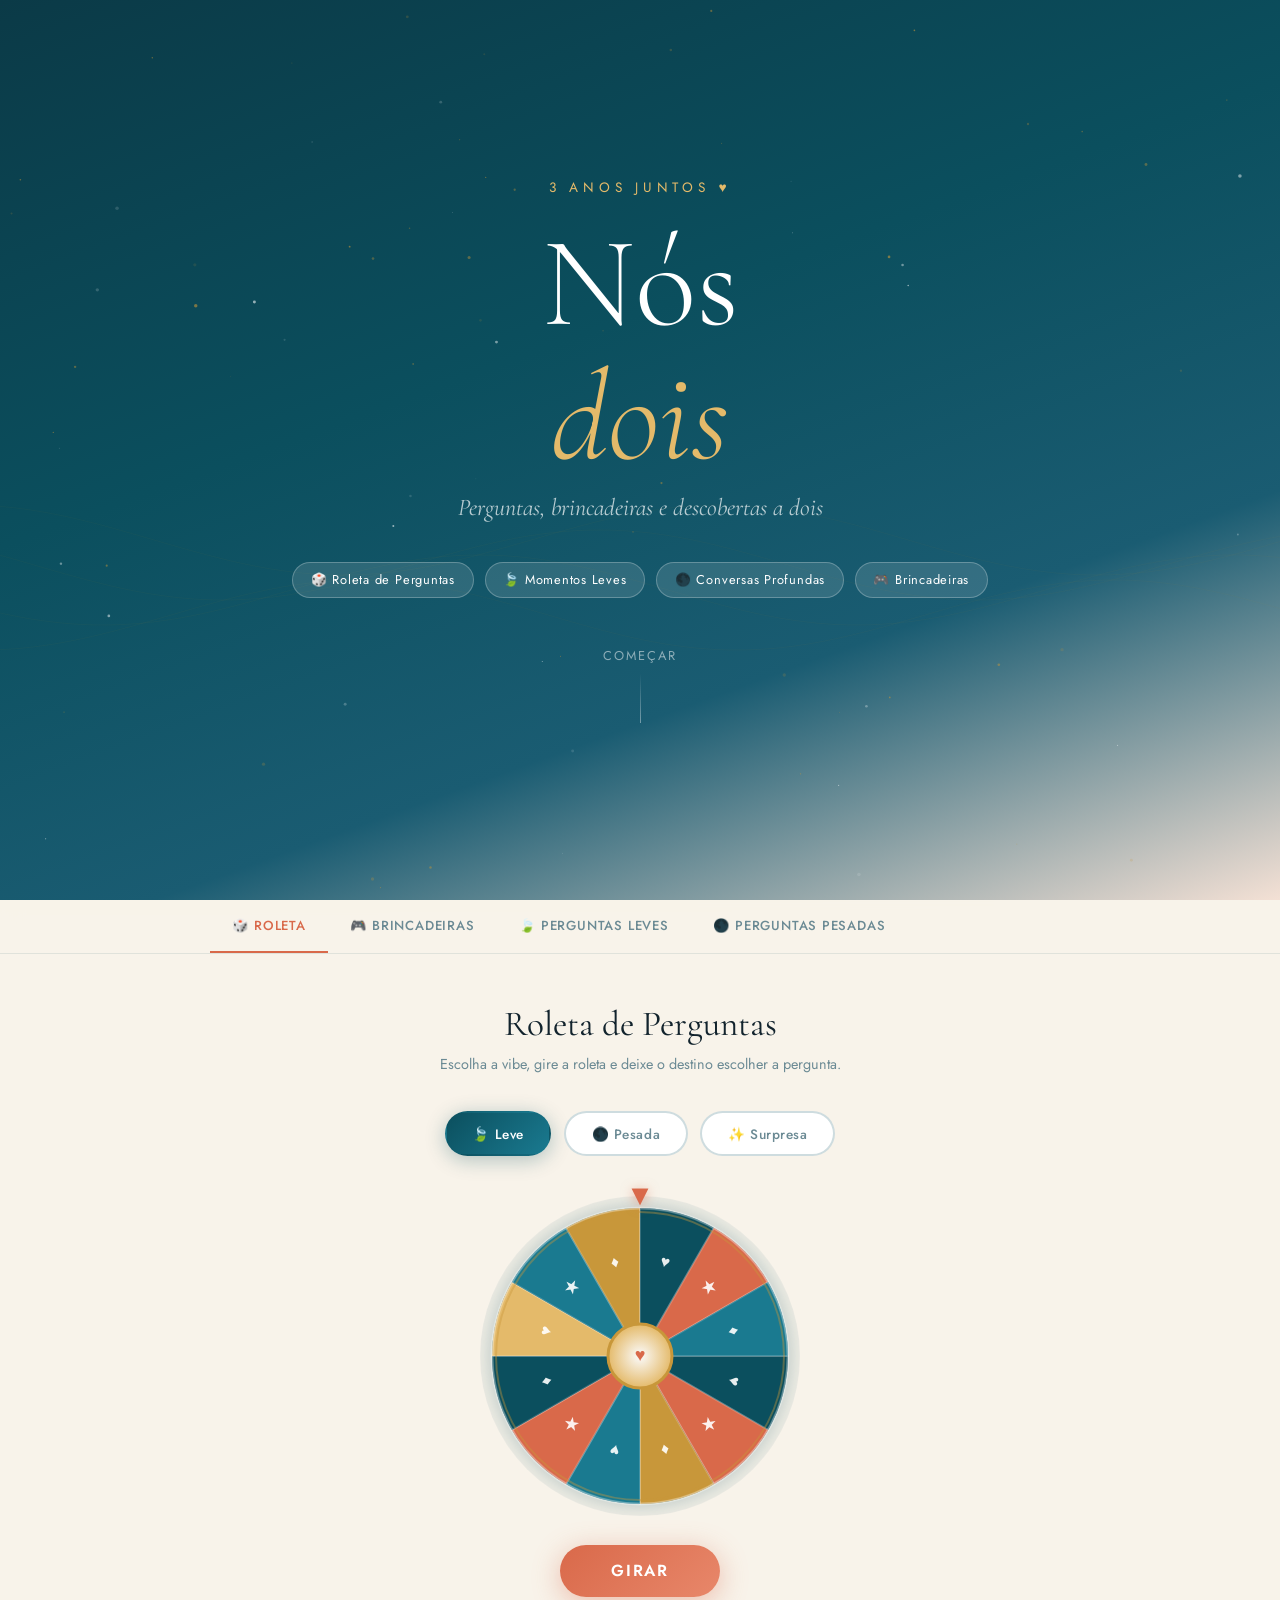
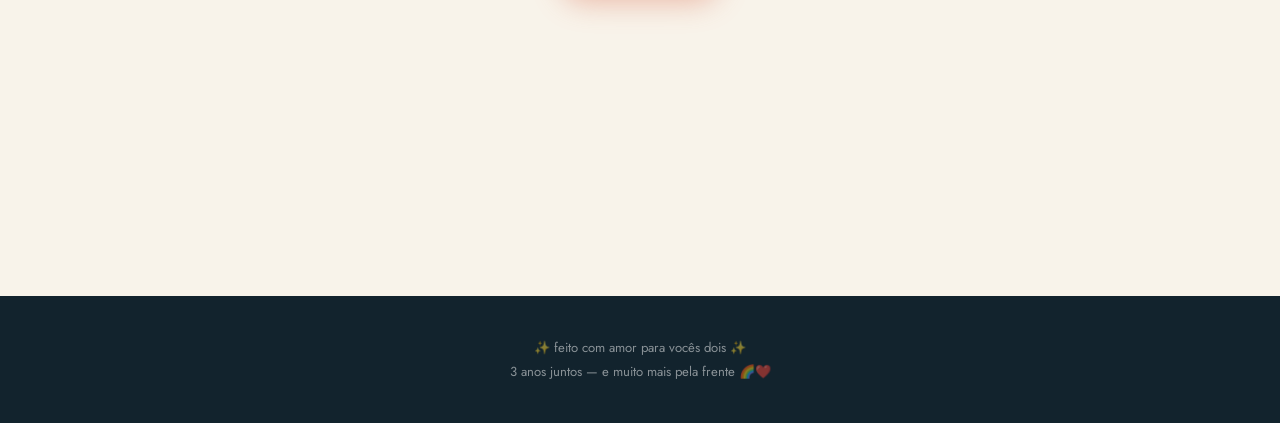
<file: jogos/index.html>
<!DOCTYPE html>
<html lang="pt-BR">
<head>
<meta charset="UTF-8"/>
<meta name="viewport" content="width=device-width, initial-scale=1.0"/>
<title>Nós Dois ♥ — Perguntas & Brincadeiras</title>
<link href="https://fonts.googleapis.com/css2?family=Cormorant+Garamond:ital,wght@0,300;0,400;0,600;1,300;1,400&family=Jost:wght@300;400;500;600&display=swap" rel="stylesheet"/>
<link rel="stylesheet" href="style.css"/>
</head>
<body>

<!-- HERO -->
<header class="hero">
  <canvas class="hero-canvas" id="heroCanvas"></canvas>
  <div class="hero-content">
    <p class="hero-eyebrow">3 anos juntos ♥</p>
    <h1 class="hero-title">Nós<br><em>dois</em></h1>
    <p class="hero-subtitle">Perguntas, brincadeiras e descobertas a dois</p>
    <div class="hero-pills">
      <span class="pill">🎲 Roleta de Perguntas</span>
      <span class="pill">🍃 Momentos Leves</span>
      <span class="pill">🌑 Conversas Profundas</span>
      <span class="pill">🎮 Brincadeiras</span>
    </div>
    <div class="scroll-hint">
      <span>começar</span>
      <div class="line"></div>
    </div>
  </div>
</header>

<!-- STICKY NAV -->
<nav class="nav-sticky">
  <div class="tabs-scroll">
    <button class="tab-btn active" onclick="showTab('roleta')">🎲 Roleta</button>
    <button class="tab-btn" onclick="showTab('brincadeiras')">🎮 Brincadeiras</button>
    <button class="tab-btn" onclick="showTab('leves')">🍃 Perguntas Leves</button>
    <button class="tab-btn" onclick="showTab('pesadas')">🌑 Perguntas Pesadas</button>
  </div>
</nav>

<!-- ══════════════ ROLETA ══════════════ -->
<section class="section active" id="tab-roleta">
  <div class="roleta-intro">
    <h2 class="section-title">Roleta de Perguntas</h2>
    <p class="section-sub">Escolha a vibe, gire a roleta e deixe o destino escolher a pergunta.</p>
  </div>

  <div class="category-btns">
    <button class="cat-btn active" data-cat="leve" onclick="setCategory('leve', this)">
      🍃 Leve
    </button>
    <button class="cat-btn" data-cat="pesada" onclick="setCategory('pesada', this)">
      🌑 Pesada
    </button>
    <button class="cat-btn surprise" data-cat="surpresa" onclick="setCategory('surpresa', this)">
      ✨ Surpresa
    </button>
  </div>

  <div class="wheel-area">
    <div class="wheel-wrap">
      <div class="wheel-pointer">▼</div>
      <canvas id="wheelCanvas" width="320" height="320"></canvas>
      <div class="wheel-center-ring"></div>
    </div>
    <button class="spin-btn" id="spinBtn" onclick="spin()">
      <span class="spin-btn-inner">Girar</span>
    </button>
  </div>

  <div class="question-reveal" id="questionReveal">
    <div class="question-card-reveal" id="questionCard">
      <div class="qr-badge" id="qrBadge">🍃 Leve</div>
      <p class="qr-text" id="qrText"></p>
      <button class="spin-again-btn" onclick="spin()">Girar de novo →</button>
    </div>
  </div>

  <p class="questions-counter" id="questionsCounter"></p>
</section>

<!-- ══════════════ BRINCADEIRAS ══════════════ -->
<section class="section" id="tab-brincadeiras">
  <h2 class="section-title">Brincadeiras</h2>
  <p class="section-sub">Clique em qualquer brincadeira para ver as instruções completas.</p>

  <div class="games-grid" id="gamesGrid"></div>
</section>

<!-- ══════════════ PERGUNTAS LEVES ══════════════ -->
<section class="section" id="tab-leves">
  <div class="qs-header leve-header">
    <h2>🍃 Perguntas Leves</h2>
    <p>Indiretas, imaginativas, sem pressão. Ótimas pra esquentar a conversa.</p>
  </div>
  <div class="questions-list" id="levesList"></div>
</section>

<!-- ══════════════ PERGUNTAS PESADAS ══════════════ -->
<section class="section" id="tab-pesadas">
  <div class="qs-header pesada-header">
    <h2>🌑 Perguntas Pesadas</h2>
    <p>Diretas no que importa. Para quando vocês estiverem prontos pra ir fundo.</p>
  </div>
  <div class="questions-list" id="pesadasList"></div>
</section>

<footer>
  <div>✨ feito com amor para vocês dois ✨</div>
  <div>3 anos juntos — e muito mais pela frente 🌈❤️</div>
</footer>

<script src="data.js"></script>
<script src="app.js"></script>
</body>
</html>
</file>
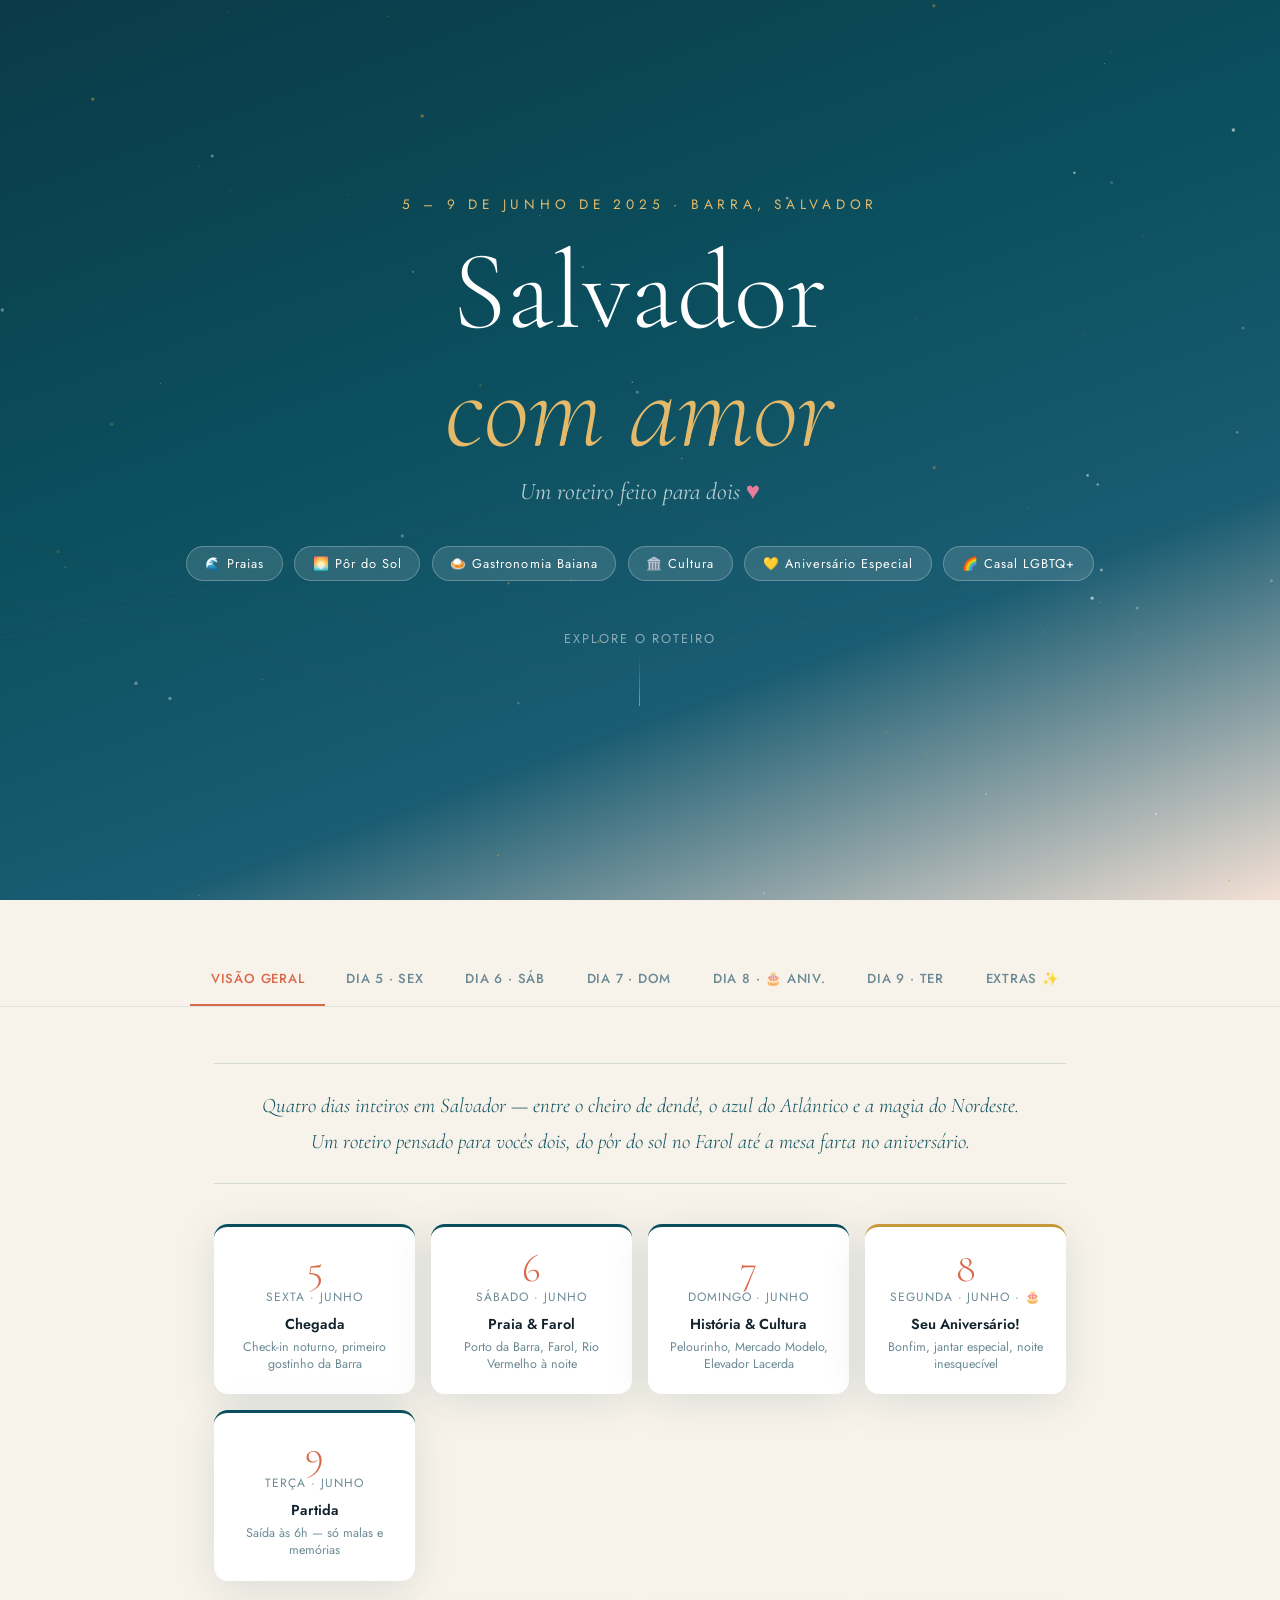
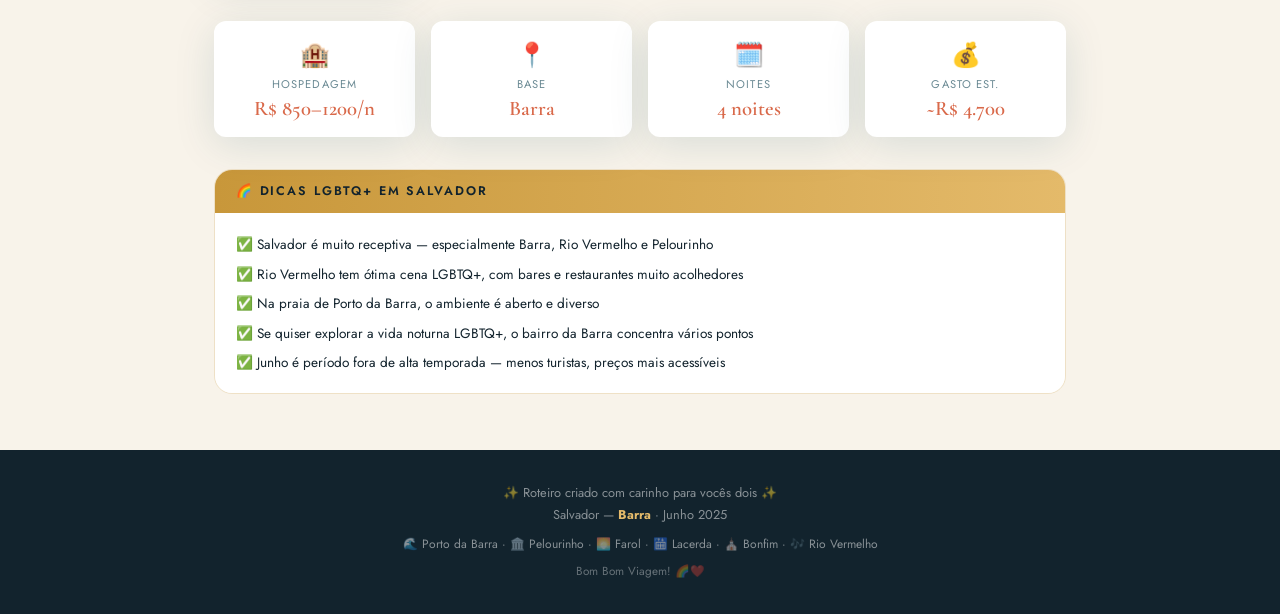
<file: salvador-roteiro.html>
<!DOCTYPE html>
<html lang="pt-BR">
<head>
<meta charset="UTF-8"/>
<meta name="viewport" content="width=device-width, initial-scale=1.0"/>
<title>Salvador — Roteiro Romântico ♥</title>
<link href="https://fonts.googleapis.com/css2?family=Cormorant+Garamond:ital,wght@0,300;0,400;0,600;1,300;1,400&family=Jost:wght@300;400;500;600&display=swap" rel="stylesheet"/>
<style>
  :root {
    --teal:     #0b4f5e;
    --teal-l:   #1a7a90;
    --coral:    #d9694a;
    --gold:     #c8973a;
    --gold-l:   #e4ba6a;
    --cream:    #f8f3ea;
    --dark:     #12232d;
    --muted:    #6b8a94;
    --white:    #ffffff;
    --card-bg:  #ffffffcc;
    --shadow:   0 8px 40px rgba(11,79,94,.13);
    --radius:   18px;
  }

  *, *::before, *::after { box-sizing: border-box; margin: 0; padding: 0; }

  html { scroll-behavior: smooth; }

  body {
    font-family: 'Jost', sans-serif;
    background: var(--cream);
    color: var(--dark);
    overflow-x: hidden;
  }

  /* ── HERO ── */
  .hero {
    position: relative;
    min-height: 100vh;
    display: flex;
    flex-direction: column;
    align-items: center;
    justify-content: center;
    overflow: hidden;
    background: linear-gradient(160deg, #0b3a47 0%, #0b4f5e 40%, #1a5c72 70%, #d9694a22 100%);
  }

  .hero-canvas {
    position: absolute; inset: 0;
    pointer-events: none; z-index: 0;
  }

  .hero-content {
    position: relative; z-index: 2;
    text-align: center;
    padding: 2rem;
  }

  .hero-eyebrow {
    font-family: 'Jost', sans-serif;
    font-weight: 400;
    font-size: .85rem;
    letter-spacing: .35em;
    text-transform: uppercase;
    color: var(--gold-l);
    margin-bottom: 1.2rem;
    opacity: 0;
    animation: fadeUp .8s .2s forwards;
  }

  .hero-title {
    font-family: 'Cormorant Garamond', serif;
    font-weight: 300;
    font-size: clamp(3.5rem, 10vw, 7rem);
    line-height: 1.05;
    color: var(--white);
    margin-bottom: .5rem;
    opacity: 0;
    animation: fadeUp .9s .4s forwards;
  }

  .hero-title em {
    font-style: italic;
    color: var(--gold-l);
  }

  .hero-subtitle {
    font-family: 'Cormorant Garamond', serif;
    font-style: italic;
    font-size: clamp(1.1rem, 3vw, 1.5rem);
    color: rgba(255,255,255,.7);
    margin-bottom: 2.5rem;
    opacity: 0;
    animation: fadeUp .9s .6s forwards;
  }

  .hero-pills {
    display: flex;
    flex-wrap: wrap;
    gap: .7rem;
    justify-content: center;
    opacity: 0;
    animation: fadeUp .9s .8s forwards;
    margin-bottom: 3rem;
  }

  .pill {
    background: rgba(255,255,255,.12);
    border: 1px solid rgba(255,255,255,.25);
    color: var(--white);
    border-radius: 999px;
    padding: .45rem 1.1rem;
    font-size: .8rem;
    letter-spacing: .08em;
    backdrop-filter: blur(8px);
  }

  .scroll-hint {
    opacity: 0;
    animation: fadeIn 1s 1.5s forwards;
    color: rgba(255,255,255,.5);
    font-size: .8rem;
    letter-spacing: .15em;
    text-transform: uppercase;
    display: flex;
    flex-direction: column;
    align-items: center;
    gap: .5rem;
  }

  .scroll-hint .line {
    width: 1px; height: 50px;
    background: linear-gradient(to bottom, transparent, rgba(255,255,255,.4));
    animation: lineGrow 1.5s 2s ease-in-out infinite;
  }

  /* ── WAVES DIVIDER ── */
  .wave-divider svg { display: block; width: 100%; }

  /* ── NAVIGATION TABS ── */
  .nav-sticky {
    position: sticky; top: 0; z-index: 100;
    background: rgba(248,243,234,.95);
    backdrop-filter: blur(12px);
    border-bottom: 1px solid rgba(11,79,94,.1);
    padding: 0 1rem;
  }

  .tabs-scroll {
    display: flex;
    overflow-x: auto;
    gap: 0;
    max-width: 900px;
    margin: 0 auto;
    scrollbar-width: none;
  }
  .tabs-scroll::-webkit-scrollbar { display: none; }

  .tab-btn {
    flex-shrink: 0;
    border: none;
    background: none;
    cursor: pointer;
    padding: 1rem 1.3rem;
    font-family: 'Jost', sans-serif;
    font-size: .82rem;
    font-weight: 500;
    letter-spacing: .06em;
    color: var(--muted);
    text-transform: uppercase;
    border-bottom: 2px solid transparent;
    transition: all .25s;
    white-space: nowrap;
  }

  .tab-btn:hover { color: var(--teal); }
  .tab-btn.active {
    color: var(--coral);
    border-bottom-color: var(--coral);
  }

  /* ── SECTIONS ── */
  .section {
    max-width: 900px;
    margin: 0 auto;
    padding: 3.5rem 1.5rem;
    display: none;
  }
  .section.active { display: block; }

  /* ── DAY HEADER ── */
  .day-header {
    display: flex;
    align-items: flex-start;
    gap: 1.5rem;
    margin-bottom: 2.5rem;
    padding: 2rem;
    background: linear-gradient(135deg, var(--teal) 0%, var(--teal-l) 100%);
    border-radius: var(--radius);
    color: var(--white);
    position: relative;
    overflow: hidden;
  }

  .day-header::after {
    content: '';
    position: absolute;
    right: -30px; top: -30px;
    width: 180px; height: 180px;
    border-radius: 50%;
    background: rgba(255,255,255,.06);
  }

  .day-number {
    font-family: 'Cormorant Garamond', serif;
    font-size: 4rem;
    font-weight: 300;
    line-height: 1;
    color: var(--gold-l);
    flex-shrink: 0;
  }

  .day-info h2 {
    font-family: 'Cormorant Garamond', serif;
    font-size: 1.9rem;
    font-weight: 400;
    margin-bottom: .3rem;
  }

  .day-info p {
    font-size: .85rem;
    opacity: .8;
    line-height: 1.5;
  }

  .birthday-badge {
    display: inline-flex;
    align-items: center;
    gap: .4rem;
    background: var(--gold);
    color: var(--dark);
    border-radius: 999px;
    padding: .3rem .9rem;
    font-size: .78rem;
    font-weight: 600;
    margin-top: .6rem;
    letter-spacing: .04em;
  }

  /* ── PERIOD BLOCKS ── */
  .period {
    margin-bottom: 1.8rem;
  }

  .period-label {
    display: flex;
    align-items: center;
    gap: .8rem;
    font-size: .75rem;
    font-weight: 600;
    letter-spacing: .2em;
    text-transform: uppercase;
    color: var(--muted);
    margin-bottom: 1rem;
  }

  .period-label::after {
    content: '';
    flex: 1;
    height: 1px;
    background: rgba(11,79,94,.12);
  }

  /* ── ACTIVITY CARD ── */
  .activity-list { display: flex; flex-direction: column; gap: .9rem; }

  .activity-card {
    background: var(--white);
    border-radius: 14px;
    padding: 1.1rem 1.3rem;
    box-shadow: var(--shadow);
    display: grid;
    grid-template-columns: 60px 1fr auto;
    gap: .5rem 1rem;
    align-items: start;
    border-left: 3px solid transparent;
    transition: transform .2s, box-shadow .2s;
    animation: fadeUp .5s both;
  }

  .activity-card:hover {
    transform: translateY(-2px);
    box-shadow: 0 12px 48px rgba(11,79,94,.18);
  }

  .activity-card.highlight { border-left-color: var(--coral); }
  .activity-card.romantic  { border-left-color: #e87c9a; }
  .activity-card.food      { border-left-color: var(--gold); }
  .activity-card.tip       { border-left-color: var(--teal-l); background: #f0f9fb; }

  .act-time {
    font-family: 'Cormorant Garamond', serif;
    font-size: 1.2rem;
    color: var(--coral);
    font-weight: 600;
    grid-row: 1/3;
    padding-top: .1rem;
  }

  .act-title {
    font-weight: 600;
    font-size: .95rem;
    color: var(--dark);
    line-height: 1.3;
  }

  .act-desc {
    font-size: .83rem;
    color: var(--muted);
    line-height: 1.5;
    grid-column: 2;
  }

  .act-icon {
    font-size: 1.3rem;
    grid-row: 1/3;
    padding-top: .05rem;
  }

  .act-tag {
    grid-column: 2;
    display: flex; flex-wrap: wrap; gap: .4rem;
    margin-top: .3rem;
  }

  .tag {
    font-size: .7rem;
    border-radius: 999px;
    padding: .2rem .65rem;
    font-weight: 500;
    letter-spacing: .03em;
  }
  .tag-dist { background: #e8f4f7; color: var(--teal); }
  .tag-uber { background: #fef4e6; color: #a06800; }
  .tag-time { background: #f3efe8; color: #7a5a2a; }
  .tag-price { background: #fdf0f0; color: #c0392b; }
  .tag-special { background: #fde8f0; color: #b03060; }

  /* ── PLAN B BOX ── */
  .plan-b {
    margin-top: 1.5rem;
    background: linear-gradient(135deg, #f0f9fb, #e8f4f7);
    border: 1px solid rgba(11,79,94,.15);
    border-radius: var(--radius);
    padding: 1.3rem 1.5rem;
  }

  .plan-b-title {
    font-size: .8rem;
    font-weight: 600;
    letter-spacing: .15em;
    text-transform: uppercase;
    color: var(--teal);
    margin-bottom: .8rem;
    display: flex; align-items: center; gap: .5rem;
  }

  .plan-b ul { list-style: none; }
  .plan-b ul li {
    font-size: .87rem;
    color: var(--dark);
    padding: .35rem 0;
    border-bottom: 1px solid rgba(11,79,94,.08);
    display: flex; gap: .6rem;
  }
  .plan-b ul li:last-child { border-bottom: none; }

  /* ── TIPS BOX ── */
  .tips-box {
    margin-top: 1.5rem;
    border-radius: var(--radius);
    overflow: hidden;
    border: 1px solid rgba(200,151,58,.2);
  }

  .tips-header {
    background: linear-gradient(90deg, var(--gold), var(--gold-l));
    color: var(--dark);
    padding: .8rem 1.3rem;
    font-size: .78rem;
    font-weight: 600;
    letter-spacing: .15em;
    text-transform: uppercase;
    display: flex; align-items: center; gap: .5rem;
  }

  .tips-body {
    background: white;
    padding: 1rem 1.3rem;
  }

  .tips-body ul { list-style: none; }
  .tips-body ul li {
    font-size: .85rem;
    color: var(--dark);
    padding: .3rem 0;
    display: flex; gap: .6rem; align-items: flex-start;
  }

  /* ── SUMMARY BAR ── */
  .summary-bar {
    display: grid;
    grid-template-columns: repeat(auto-fit, minmax(130px, 1fr));
    gap: 1rem;
    margin-bottom: 2rem;
  }

  .summary-card {
    background: var(--white);
    border-radius: 12px;
    padding: 1rem 1.1rem;
    box-shadow: var(--shadow);
    text-align: center;
  }

  .summary-card .s-icon { font-size: 1.5rem; margin-bottom: .3rem; }
  .summary-card .s-label {
    font-size: .7rem; color: var(--muted);
    text-transform: uppercase; letter-spacing: .1em;
    margin-bottom: .2rem;
  }
  .summary-card .s-val {
    font-family: 'Cormorant Garamond', serif;
    font-size: 1.3rem; font-weight: 600; color: var(--coral);
  }

  /* ── EXTRAS SECTION ── */
  .extras-grid {
    display: grid;
    grid-template-columns: 1fr 1fr;
    gap: 1.5rem;
    margin-bottom: 2rem;
  }

  @media(max-width: 600px) { .extras-grid { grid-template-columns: 1fr; } }

  .extras-card {
    background: var(--white);
    border-radius: var(--radius);
    overflow: hidden;
    box-shadow: var(--shadow);
  }

  .extras-card-header {
    padding: 1rem 1.3rem;
    font-size: .78rem;
    font-weight: 600;
    letter-spacing: .15em;
    text-transform: uppercase;
    color: var(--white);
    display: flex; align-items: center; gap: .5rem;
  }

  .ec-romantic .extras-card-header { background: linear-gradient(90deg, #9b3060, #d4527a); }
  .ec-mustgo   .extras-card-header { background: linear-gradient(90deg, var(--teal), var(--teal-l)); }
  .ec-rain     .extras-card-header { background: linear-gradient(90deg, #4a6fa5, #6a8fc8); }
  .ec-budget   .extras-card-header { background: linear-gradient(90deg, var(--gold), var(--gold-l)); color: var(--dark); }

  .extras-card-body { padding: 1rem 1.3rem; }
  .extras-card-body ol, .extras-card-body ul { padding-left: 1.2rem; }
  .extras-card-body li {
    font-size: .87rem;
    color: var(--dark);
    padding: .35rem 0;
    border-bottom: 1px solid rgba(0,0,0,.05);
    line-height: 1.5;
  }
  .extras-card-body li:last-child { border-bottom: none; }
  .extras-card-body li strong { color: var(--teal); }

  /* ── BUDGET TABLE ── */
  .budget-table {
    width: 100%;
    border-collapse: collapse;
    font-size: .85rem;
    background: white;
    border-radius: var(--radius);
    overflow: hidden;
    box-shadow: var(--shadow);
    margin-bottom: 1.5rem;
  }

  .budget-table thead tr {
    background: linear-gradient(90deg, var(--teal), var(--teal-l));
    color: white;
  }

  .budget-table th {
    padding: .9rem 1rem;
    text-align: left;
    font-weight: 500;
    font-size: .78rem;
    letter-spacing: .08em;
    text-transform: uppercase;
  }

  .budget-table td {
    padding: .75rem 1rem;
    border-bottom: 1px solid rgba(0,0,0,.06);
    color: var(--dark);
  }

  .budget-table tr:last-child td { border-bottom: none; }

  .budget-table tr.subtotal td {
    background: #f0f9fb;
    font-weight: 600;
    color: var(--teal);
    font-size: .9rem;
  }

  .budget-table tr.total-row td {
    background: linear-gradient(90deg, var(--coral), #e8876a);
    color: white;
    font-weight: 600;
    font-size: 1rem;
  }

  .budget-note {
    font-size: .8rem;
    color: var(--muted);
    text-align: center;
    line-height: 1.6;
    margin-bottom: 2rem;
  }

  /* ── ORDER SUGGESTION ── */
  .order-card {
    background: var(--white);
    border-radius: var(--radius);
    box-shadow: var(--shadow);
    overflow: hidden;
    margin-bottom: 2rem;
  }

  .order-header {
    background: linear-gradient(90deg, var(--dark), #1e3a4a);
    color: white;
    padding: 1rem 1.5rem;
    font-size: .8rem;
    font-weight: 600;
    letter-spacing: .15em;
    text-transform: uppercase;
  }

  .order-body { padding: 1.3rem 1.5rem; }

  .order-flow {
    display: flex;
    flex-wrap: wrap;
    gap: .5rem;
    align-items: center;
    margin-bottom: 1rem;
  }

  .order-day {
    background: linear-gradient(135deg, var(--teal), var(--teal-l));
    color: white;
    border-radius: 10px;
    padding: .6rem 1rem;
    font-size: .85rem;
    font-weight: 500;
    text-align: center;
    min-width: 90px;
  }

  .order-arrow {
    font-size: 1.2rem;
    color: var(--coral);
    font-weight: bold;
  }

  .order-rationale {
    font-size: .83rem;
    color: var(--muted);
    line-height: 1.6;
  }

  /* ── ANIMATIONS ── */
  @keyframes fadeUp {
    from { opacity:0; transform:translateY(20px); }
    to   { opacity:1; transform:translateY(0); }
  }
  @keyframes fadeIn {
    from { opacity:0; }
    to   { opacity:1; }
  }
  @keyframes lineGrow {
    0%,100% { transform: scaleY(0.5); opacity:.4; }
    50%      { transform: scaleY(1);   opacity:1;  }
  }
  @keyframes float {
    0%,100% { transform: translateY(0); }
    50%      { transform: translateY(-8px); }
  }

  .section .activity-card:nth-child(1) { animation-delay: .05s; }
  .section .activity-card:nth-child(2) { animation-delay: .10s; }
  .section .activity-card:nth-child(3) { animation-delay: .15s; }
  .section .activity-card:nth-child(4) { animation-delay: .20s; }
  .section .activity-card:nth-child(5) { animation-delay: .25s; }

  /* ── FOOTER ── */
  footer {
    background: var(--dark);
    color: rgba(255,255,255,.5);
    text-align: center;
    padding: 2rem 1rem;
    font-size: .8rem;
    line-height: 1.7;
  }

  footer strong { color: var(--gold-l); }

  /* ── OVERVIEW SECTION ── */
  .overview-intro {
    font-family: 'Cormorant Garamond', serif;
    font-size: 1.3rem;
    font-weight: 300;
    font-style: italic;
    color: var(--teal);
    line-height: 1.7;
    text-align: center;
    padding: 1.5rem 2rem;
    border-top: 1px solid rgba(11,79,94,.15);
    border-bottom: 1px solid rgba(11,79,94,.15);
    margin-bottom: 2.5rem;
  }

  .days-overview {
    display: grid;
    grid-template-columns: repeat(auto-fit, minmax(180px, 1fr));
    gap: 1rem;
    margin-bottom: 2.5rem;
  }

  .day-overview-card {
    background: var(--white);
    border-radius: 14px;
    padding: 1.3rem 1.2rem;
    box-shadow: var(--shadow);
    cursor: pointer;
    transition: all .25s;
    border-top: 3px solid var(--teal);
    text-align: center;
  }

  .day-overview-card:hover {
    transform: translateY(-3px);
    box-shadow: 0 14px 50px rgba(11,79,94,.2);
    border-top-color: var(--coral);
  }

  .day-overview-card.birthday { border-top-color: var(--gold); }

  .doc-num {
    font-family: 'Cormorant Garamond', serif;
    font-size: 2.5rem;
    color: var(--coral);
    font-weight: 300;
    line-height: 1;
  }

  .doc-date {
    font-size: .75rem;
    color: var(--muted);
    letter-spacing: .08em;
    text-transform: uppercase;
    margin-bottom: .5rem;
  }

  .doc-title {
    font-weight: 600;
    font-size: .9rem;
    color: var(--dark);
    margin-bottom: .3rem;
  }

  .doc-desc {
    font-size: .78rem;
    color: var(--muted);
    line-height: 1.4;
  }

  .highlight-heart {
    display: inline-block;
    color: #e87c9a;
    animation: float 2s ease-in-out infinite;
  }
</style>
</head>
<body>

<!-- HERO -->
<header class="hero">
  <canvas class="hero-canvas" id="heroCanvas"></canvas>
  <div class="hero-content">
    <p class="hero-eyebrow">5 – 9 de junho de 2025 · Barra, Salvador</p>
    <h1 class="hero-title">Salvador<br><em>com amor</em></h1>
    <p class="hero-subtitle">Um roteiro feito para dois <span class="highlight-heart">♥</span></p>
    <div class="hero-pills">
      <span class="pill">🌊 Praias</span>
      <span class="pill">🌅 Pôr do Sol</span>
      <span class="pill">🍛 Gastronomia Baiana</span>
      <span class="pill">🏛️ Cultura</span>
      <span class="pill">💛 Aniversário Especial</span>
      <span class="pill">🌈 Casal LGBTQ+</span>
    </div>
    <div class="scroll-hint">
      <span>explore o roteiro</span>
      <div class="line"></div>
    </div>
  </div>
</header>

<!-- WAVE DIVIDER -->
<div class="wave-divider">
  <svg viewBox="0 0 1440 60" xmlns="http://www.w3.org/2000/svg" preserveAspectRatio="none">
    <path d="M0,30 C360,80 1080,-20 1440,30 L1440,60 L0,60 Z" fill="#f8f3ea"/>
  </svg>
</div>

<!-- STICKY TABS -->
<nav class="nav-sticky">
  <div class="tabs-scroll">
    <button class="tab-btn active" onclick="showTab('overview')">Visão Geral</button>
    <button class="tab-btn" onclick="showTab('dia5')">Dia 5 · Sex</button>
    <button class="tab-btn" onclick="showTab('dia6')">Dia 6 · Sáb</button>
    <button class="tab-btn" onclick="showTab('dia7')">Dia 7 · Dom</button>
    <button class="tab-btn" onclick="showTab('dia8')">Dia 8 · 🎂 Aniv.</button>
    <button class="tab-btn" onclick="showTab('dia9')">Dia 9 · Ter</button>
    <button class="tab-btn" onclick="showTab('extras')">Extras ✨</button>
    <button class="tab-btn" onclick="showTab('gastos')">Gastos 💰</button>
  </div>
</nav>

<!-- ════════════════════════════════════ OVERVIEW ════════════════════════════════════ -->
<section class="section active" id="tab-overview">
  <p class="overview-intro">
    Quatro dias inteiros em Salvador — entre o cheiro de dendê, o azul do Atlântico 
    e a magia do Nordeste. Um roteiro pensado para vocês dois, do pôr do sol no Farol 
    até a mesa farta no aniversário.
  </p>

  <div class="days-overview">
    <div class="day-overview-card" onclick="showTab('dia5')">
      <div class="doc-num">5</div>
      <div class="doc-date">Sexta · Junho</div>
      <div class="doc-title">Chegada</div>
      <div class="doc-desc">Check-in noturno, primeiro gostinho da Barra</div>
    </div>
    <div class="day-overview-card" onclick="showTab('dia6')">
      <div class="doc-num">6</div>
      <div class="doc-date">Sábado · Junho</div>
      <div class="doc-title">Praia & Farol</div>
      <div class="doc-desc">Porto da Barra, Farol, Rio Vermelho à noite</div>
    </div>
    <div class="day-overview-card" onclick="showTab('dia7')">
      <div class="doc-num">7</div>
      <div class="doc-date">Domingo · Junho</div>
      <div class="doc-title">História & Cultura</div>
      <div class="doc-desc">Pelourinho, Mercado Modelo, Elevador Lacerda</div>
    </div>
    <div class="day-overview-card birthday" onclick="showTab('dia8')">
      <div class="doc-num">8</div>
      <div class="doc-date">Segunda · Junho · 🎂</div>
      <div class="doc-title">Seu Aniversário!</div>
      <div class="doc-desc">Bonfim, jantar especial, noite inesquecível</div>
    </div>
    <div class="day-overview-card" onclick="showTab('dia9')">
      <div class="doc-num">9</div>
      <div class="doc-date">Terça · Junho</div>
      <div class="doc-title">Partida</div>
      <div class="doc-desc">Saída às 6h — só malas e memórias</div>
    </div>
  </div>

  <div class="summary-bar">
    <div class="summary-card">
      <div class="s-icon">🏨</div>
      <div class="s-label">Hospedagem</div>
      <div class="s-val">R$ 850–1200/n</div>
    </div>
    <div class="summary-card">
      <div class="s-icon">📍</div>
      <div class="s-label">Base</div>
      <div class="s-val">Barra</div>
    </div>
    <div class="summary-card">
      <div class="s-icon">🗓️</div>
      <div class="s-label">Noites</div>
      <div class="s-val">4 noites</div>
    </div>
    <div class="summary-card">
      <div class="s-icon">💰</div>
      <div class="s-label">Gasto Est.</div>
      <div class="s-val">~R$ 4.700</div>
    </div>
  </div>

  <div class="tips-box">
    <div class="tips-header">🌈 Dicas LGBTQ+ em Salvador</div>
    <div class="tips-body">
      <ul>
        <li>✅ Salvador é muito receptiva — especialmente Barra, Rio Vermelho e Pelourinho</li>
        <li>✅ Rio Vermelho tem ótima cena LGBTQ+, com bares e restaurantes muito acolhedores</li>
        <li>✅ Na praia de Porto da Barra, o ambiente é aberto e diverso</li>
        <li>✅ Se quiser explorar a vida noturna LGBTQ+, o bairro da Barra concentra vários pontos</li>
        <li>✅ Junho é período fora de alta temporada — menos turistas, preços mais acessíveis</li>
      </ul>
    </div>
  </div>
</section>

<!-- ════════════════════════════════════ DIA 5 ════════════════════════════════════ -->
<section class="section" id="tab-dia5">
  <div class="day-header">
    <div class="day-number">5</div>
    <div class="day-info">
      <h2>Chegada em Salvador</h2>
      <p>Sexta-feira · Voo pousa às 22h · Hospedagem na Barra<br>Noite leve: check-in e primeiras respiradas de Salvador</p>
    </div>
  </div>

  <div class="summary-bar">
    <div class="summary-card"><div class="s-icon">😴</div><div class="s-label">Ritmo</div><div class="s-val">Leve</div></div>
    <div class="summary-card"><div class="s-icon">📍</div><div class="s-label">Área</div><div class="s-val">Barra</div></div>
    <div class="summary-card"><div class="s-icon">💸</div><div class="s-label">Gasto Est.</div><div class="s-val">R$ 80–150</div></div>
  </div>

  <div class="period">
    <div class="period-label">🌙 Noite</div>
    <div class="activity-list">
      <div class="activity-card highlight">
        <div class="act-time">22h</div>
        <div class="act-title">Chegada & Check-in</div>
        <div class="act-desc">Chegar ao hotel na Barra, fazer check-in com calma, deixar as malas e respirar. Vocês acabaram de chegar!</div>
        <div class="act-tag">
          <span class="tag tag-dist">📍 Base: Barra</span>
          <span class="tag tag-time">⏱ 30 min</span>
        </div>
        <div class="act-icon">🏨</div>
      </div>
      <div class="activity-card romantic">
        <div class="act-time">22h30</div>
        <div class="act-title">Primeiro passeio a pé</div>
        <div class="act-desc">Caminhar até a orla da Barra — sentir o vento do mar, ouvir o barulho das ondas à noite. Não precisa fazer nada, apenas estar juntos no Salvador.</div>
        <div class="act-tag">
          <span class="tag tag-dist">🚶 5 min a pé</span>
          <span class="tag tag-time">⏱ 30 min</span>
          <span class="tag tag-special">💑 Romântico</span>
        </div>
        <div class="act-icon">🌊</div>
      </div>
      <div class="activity-card food">
        <div class="act-time">23h</div>
        <div class="act-title">🍻 Drinks de boas-vindas</div>
        <div class="act-desc"><strong>Opção:</strong> Bar da Barra ou qualquer boteco próximo à orla. Peça uma cerveja gelada ou uma caipirinha de tamarindo e brindem à viagem. Lanche leve se tiverem fome.</div>
        <div class="act-tag">
          <span class="tag tag-dist">🚶 5 min a pé</span>
          <span class="tag tag-uber">💸 R$ 40–70 p/ casal</span>
        </div>
        <div class="act-icon">🍹</div>
      </div>
    </div>
  </div>

  <div class="tips-box">
    <div class="tips-header">💡 Dicas do Dia 5</div>
    <div class="tips-body">
      <ul>
        <li>✈️ Não force programa — vocês estarão cansados do voo. Curta a chegada com leveza.</li>
        <li>🌙 A orla da Barra é segura e movimentada à noite nos finais de semana.</li>
        <li>📱 Configure Uber e iFood antes de sair de casa — facilita muito.</li>
        <li>💧 Compre água e petiscos no mercadinho da vizinhança para o quarto.</li>
      </ul>
    </div>
  </div>
</section>

<!-- ════════════════════════════════════ DIA 6 ════════════════════════════════════ -->
<section class="section" id="tab-dia6">
  <div class="day-header">
    <div class="day-number">6</div>
    <div class="day-info">
      <h2>Praia, Farol & Rio Vermelho</h2>
      <p>Sábado · Dia na Barra — praia de manhã, pôr do sol no Farol, jantar em Rio Vermelho</p>
    </div>
  </div>

  <div class="summary-bar">
    <div class="summary-card"><div class="s-icon">☀️</div><div class="s-label">Ritmo</div><div class="s-val">Médio</div></div>
    <div class="summary-card"><div class="s-icon">🚶</div><div class="s-label">Deslocamento</div><div class="s-val">Quase todo a pé</div></div>
    <div class="summary-card"><div class="s-icon">💸</div><div class="s-label">Gasto Est.</div><div class="s-val">R$ 350–550</div></div>
  </div>

  <div class="period">
    <div class="period-label">🌅 Manhã</div>
    <div class="activity-list">
      <div class="activity-card">
        <div class="act-time">9h</div>
        <div class="act-title">Café da manhã no hotel ou padaria local</div>
        <div class="act-desc">Comece o dia com calma. Muitas pousadas na Barra oferecem café incluso. Alternativamente, a <strong>Padaria São Bento</strong> (Barra) tem pão de queijo fresquinho.</div>
        <div class="act-tag"><span class="tag tag-dist">🚶 2 min a pé</span><span class="tag tag-uber">💸 R$ 20–50 p/ casal</span></div>
        <div class="act-icon">☕</div>
      </div>
      <div class="activity-card highlight">
        <div class="act-time">10h</div>
        <div class="act-title">Praia de Porto da Barra</div>
        <div class="act-desc">A mais bela praia urbana de Salvador — águas calmas e cristalinas, ótimas para banho. Aluguem cadeiras e guarda-sol (R$15–20 p/ pessoa). Mergulhem, se beijem, relaxem.</div>
        <div class="act-tag">
          <span class="tag tag-dist">🚶 5–8 min a pé</span>
          <span class="tag tag-time">⏱ 2h30</span>
          <span class="tag tag-special">⭐ Imperdível</span>
        </div>
        <div class="act-icon">🏖️</div>
      </div>
      <div class="activity-card food">
        <div class="act-time">12h30</div>
        <div class="act-title">🍽️ Almoço — Frutos do Mar</div>
        <div class="act-desc"><strong>Restaurante Solar do Unhão</strong> (orla Barra) ou <strong>Bar Jardim dos Namorados</strong> (Porto da Barra). Peça moqueca, peixe grelhado ou acarajé fresquinho. Sabores que Salvador ensina.</div>
        <div class="act-tag">
          <span class="tag tag-dist">🚶 5 min a pé da praia</span>
          <span class="tag tag-uber">💸 R$ 90–150 p/ casal</span>
        </div>
        <div class="act-icon">🦐</div>
      </div>
    </div>
  </div>

  <div class="period">
    <div class="period-label">🌤️ Tarde</div>
    <div class="activity-list">
      <div class="activity-card">
        <div class="act-time">14h30</div>
        <div class="act-title">Sesta no hotel</div>
        <div class="act-desc">Depois do almoço e da praia, um descanso de 1h30 é merecido e estratégico — deixa vocês frescos para o pôr do sol e a noite.</div>
        <div class="act-tag"><span class="tag tag-dist">🚶 5 min a pé</span><span class="tag tag-time">⏱ 1h30</span></div>
        <div class="act-icon">😴</div>
      </div>
      <div class="activity-card highlight">
        <div class="act-time">16h</div>
        <div class="act-title">Museu Náutico do Farol da Barra</div>
        <div class="act-desc">O farol mais famoso do Brasil — construído em 1698! O museu dentro conta a história marítima da Bahia. Vale entrar para subir e ter uma vista panorâmica.</div>
        <div class="act-tag">
          <span class="tag tag-dist">🚶 8–10 min a pé</span>
          <span class="tag tag-uber">💸 ~R$ 20 entrada p/ casal</span>
          <span class="tag tag-time">⏱ 1h</span>
        </div>
        <div class="act-icon">🏛️</div>
      </div>
      <div class="activity-card romantic">
        <div class="act-time">17h30</div>
        <div class="act-title">Pôr do Sol no Farol da Barra 🌅</div>
        <div class="act-desc">O mais icônico de Salvador. As pedras em volta do farol ficam cheias de casais ao entardecer. Levem drinks (vinho, cerveja) de algum mercadinho próximo e sentem nas pedras juntos.</div>
        <div class="act-tag">
          <span class="tag tag-dist">🚶 No próprio Farol</span>
          <span class="tag tag-time">⏱ 1h</span>
          <span class="tag tag-special">💑 Top Romântico</span>
        </div>
        <div class="act-icon">🌇</div>
      </div>
    </div>
  </div>

  <div class="period">
    <div class="period-label">🌙 Noite</div>
    <div class="activity-list">
      <div class="activity-card">
        <div class="act-time">19h</div>
        <div class="act-title">Uber para Rio Vermelho</div>
        <div class="act-desc">Bairro boêmio, cheio de restaurantes e bares. Muito acolhedor para casais LGBTQ+. Desloquem com Uber.</div>
        <div class="act-tag">
          <span class="tag tag-uber">🚗 ~10 min / R$ 12–18</span>
        </div>
        <div class="act-icon">🚗</div>
      </div>
      <div class="activity-card food">
        <div class="act-time">19h30</div>
        <div class="act-title">🍽️ Jantar em Rio Vermelho</div>
        <div class="act-desc"><strong>Yemanjá</strong> (clássico e famoso, moqueca premiada) ou <strong>Boteco Brasil</strong> (mais informal, petiscos e chope) — ambos bem recebem casais. Reserve com antecedência no Yemanjá.</div>
        <div class="act-tag">
          <span class="tag tag-dist">📍 Rio Vermelho</span>
          <span class="tag tag-uber">💸 R$ 100–200 p/ casal</span>
          <span class="tag tag-time">⏱ 1h30</span>
        </div>
        <div class="act-icon">🍤</div>
      </div>
      <div class="activity-card romantic">
        <div class="act-time">21h30</div>
        <div class="act-title">Bar ou passeio noturno em Rio Vermelho</div>
        <div class="act-desc">Caminhem pela orla de Rio Vermelho, entrem em algum bar com música ao vivo. A cena noturna é movimentada e acolhedora. Voltem de Uber por volta das 23h.</div>
        <div class="act-tag">
          <span class="tag tag-uber">🚗 Volta: R$ 12–18</span>
          <span class="tag tag-uber">💸 R$ 40–80 (drinks)</span>
        </div>
        <div class="act-icon">🎶</div>
      </div>
    </div>
  </div>

  <div class="plan-b">
    <div class="plan-b-title">🌧️ Plano B — Tempo Chuvoso</div>
    <ul>
      <li>🏛️ <strong>Manhã:</strong> Shopping Barra (10 min de Uber) — ar condicionado, lojas, cinema</li>
      <li>🎨 <strong>Tarde:</strong> Museu de Arte Moderna (MAM) — próximo à orla, coberto</li>
      <li>🍴 <strong>Noite:</strong> Manter o jantar em Rio Vermelho — o clima boêmio fica ainda mais gostoso na chuva</li>
    </ul>
  </div>

  <div class="tips-box">
    <div class="tips-header">💡 Dicas do Dia 6</div>
    <div class="tips-body">
      <ul>
        <li>🧴 Protetor solar é obrigatório — o sol de Salvador é intenso mesmo em junho</li>
        <li>🍺 Mercadinhos próximos ao Farol vendem drinks gelados a preços ótimos para o pôr do sol</li>
        <li>📞 Reserve o Yemanjá com 1–2 dias de antecedência, especialmente aos sábados</li>
        <li>👟 Sandálias confortáveis — você vai caminhar bastante nesse dia</li>
      </ul>
    </div>
  </div>
</section>

<!-- ════════════════════════════════════ DIA 7 ════════════════════════════════════ -->
<section class="section" id="tab-dia7">
  <div class="day-header">
    <div class="day-number">7</div>
    <div class="day-info">
      <h2>História, Cultura & Cidade Alta</h2>
      <p>Domingo · Pelourinho, Elevador Lacerda, Mercado Modelo — depois, descanso na Barra</p>
    </div>
  </div>

  <div class="summary-bar">
    <div class="summary-card"><div class="s-icon">🏛️</div><div class="s-label">Ritmo</div><div class="s-val">Ativo</div></div>
    <div class="summary-card"><div class="s-icon">🚗</div><div class="s-label">Uber Estimado</div><div class="s-val">~R$ 80–100</div></div>
    <div class="summary-card"><div class="s-icon">💸</div><div class="s-label">Gasto Est.</div><div class="s-val">R$ 300–450</div></div>
  </div>

  <div class="period">
    <div class="period-label">🌅 Manhã</div>
    <div class="activity-list">
      <div class="activity-card">
        <div class="act-time">8h30</div>
        <div class="act-title">Café da manhã no hotel</div>
        <div class="act-desc">Hoje o dia começa cedo — aproveitem um café reforçado antes de partir para o Centro Histórico.</div>
        <div class="act-tag"><span class="tag tag-time">⏱ 45 min</span></div>
        <div class="act-icon">☕</div>
      </div>
      <div class="activity-card highlight">
        <div class="act-time">9h30</div>
        <div class="act-title">Pelourinho — Centro Histórico</div>
        <div class="act-desc">Patrimônio da Humanidade pela UNESCO. Casarões coloniais coloridos, igrejas barrocas, ruas de pedra. Visitem a Igreja São Francisco (interior banhado a ouro) e caminhem pelas ruelas.</div>
        <div class="act-tag">
          <span class="tag tag-uber">🚗 Uber ~20 min / R$ 22–30</span>
          <span class="tag tag-time">⏱ 2h</span>
          <span class="tag tag-special">⭐ Imperdível</span>
        </div>
        <div class="act-icon">🏰</div>
      </div>
      <div class="activity-card highlight">
        <div class="act-time">11h</div>
        <div class="act-title">Elevador Lacerda</div>
        <div class="act-desc">O símbolo de Salvador — sobe da Cidade Baixa para a Alta em menos de 30 segundos com vista deslumbrante da Baía de Todos-os-Santos. Passagem de R$ 0,15 (sim, quinze centavos!).</div>
        <div class="act-tag">
          <span class="tag tag-dist">🚶 10 min do Pelourinho</span>
          <span class="tag tag-uber">💸 R$ 0,15 por viagem</span>
          <span class="tag tag-special">⭐ Ícone da cidade</span>
        </div>
        <div class="act-icon">🛗</div>
      </div>
      <div class="activity-card highlight">
        <div class="act-time">11h30</div>
        <div class="act-title">Mercado Modelo</div>
        <div class="act-desc">Logo na saída do Elevador Lacerda. Artesanato baiano, lembrancinha, arte local — um ótimo lugar para comprar pequenos presentes e absorver a cultura popular da Bahia.</div>
        <div class="act-tag">
          <span class="tag tag-dist">🚶 2 min do Elevador</span>
          <span class="tag tag-time">⏱ 45 min</span>
          <span class="tag tag-uber">💸 R$ 30–80 em compras</span>
        </div>
        <div class="act-icon">🏪</div>
      </div>
    </div>
  </div>

  <div class="period">
    <div class="period-label">☀️ Tarde</div>
    <div class="activity-list">
      <div class="activity-card food">
        <div class="act-time">13h</div>
        <div class="act-title">🍽️ Almoço — Restaurante SENAC Pelourinho</div>
        <div class="act-desc">O melhor custo-benefício da região histórica. Buffet de comida baiana autêntica com vista para o Pelourinho. Por volta de R$ 60–80 por pessoa. Ambiente encantador.</div>
        <div class="act-tag">
          <span class="tag tag-dist">📍 Pelourinho</span>
          <span class="tag tag-uber">💸 R$ 120–160 p/ casal</span>
          <span class="tag tag-time">⏱ 1h15</span>
        </div>
        <div class="act-icon">🍛</div>
      </div>
      <div class="activity-card">
        <div class="act-time">14h30</div>
        <div class="act-title">Uber de volta para a Barra</div>
        <div class="act-desc">Vocês já fizeram bastante — hora de relaxar. De volta ao hotel para descansar e se preparar para a noite.</div>
        <div class="act-tag">
          <span class="tag tag-uber">🚗 ~20 min / R$ 22–30</span>
        </div>
        <div class="act-icon">🚗</div>
      </div>
      <div class="activity-card romantic">
        <div class="act-time">16h30</div>
        <div class="act-title">Praia da Barra — tarde dourada</div>
        <div class="act-desc">Uma hora de praia no fim da tarde — água mais tranquila, luz dourada, menos gente. Perfeito para aquele banho refrescante depois de um dia andando muito.</div>
        <div class="act-tag">
          <span class="tag tag-dist">🚶 5 min a pé</span>
          <span class="tag tag-time">⏱ 1h</span>
          <span class="tag tag-special">💑 Relaxante</span>
        </div>
        <div class="act-icon">🌊</div>
      </div>
    </div>
  </div>

  <div class="period">
    <div class="period-label">🌙 Noite</div>
    <div class="activity-list">
      <div class="activity-card food">
        <div class="act-time">19h30</div>
        <div class="act-title">🍽️ Jantar na Barra</div>
        <div class="act-desc"><strong>Carangueijo de Sergipe</strong> (orla Barra) — frutos do mar generosos e gostosos, ambiente descontraído. Ou <strong>Amado</strong> se quiserem algo mais sofisticado (reserve com antecedência).</div>
        <div class="act-tag">
          <span class="tag tag-dist">🚶 10–15 min a pé</span>
          <span class="tag tag-uber">💸 R$ 120–200 p/ casal</span>
        </div>
        <div class="act-icon">🦞</div>
      </div>
      <div class="activity-card">
        <div class="act-time">21h30</div>
        <div class="act-title">Noite tranquila na Barra</div>
        <div class="act-desc">Amanhã é o aniversário — guardem energia! Passeio na orla, sorvete, dormir cedo. O dia 8 vai ser especial.</div>
        <div class="act-tag"><span class="tag tag-special">🎂 Reservem forças!</span></div>
        <div class="act-icon">🌙</div>
      </div>
    </div>
  </div>

  <div class="plan-b">
    <div class="plan-b-title">🌧️ Plano B — Tempo Chuvoso</div>
    <ul>
      <li>🏛️ <strong>Pelourinho</strong> ainda vale muito na chuva — as ruas de pedra molhadas ficam cinematográficas</li>
      <li>🎨 <strong>Museu Afro-Brasileiro (MAFRO)</strong> — no próprio Pelourinho, excelente acervo coberto</li>
      <li>🍫 <strong>Chocolates Mendoá</strong> — loja de chocolate artesanal no Pelourinho, ótima para um agrado</li>
    </ul>
  </div>

  <div class="tips-box">
    <div class="tips-header">💡 Dicas do Dia 7</div>
    <div class="tips-body">
      <ul>
        <li>🕘 Chegue ao Pelourinho cedo (antes das 10h) para evitar o pico de turistas</li>
        <li>👜 Deixem objetos de valor no hotel — leve somente o necessário no centro histórico</li>
        <li>📸 A luz da manhã no Pelourinho é incrível para fotos</li>
        <li>🎫 Igreja São Francisco: entrada ~R$ 10 por pessoa, vale muito</li>
        <li>💡 No Elevador Lacerda, faça a viagem de ida e volta para ver as duas perspectivas</li>
      </ul>
    </div>
  </div>
</section>

<!-- ════════════════════════════════════ DIA 8 ════════════════════════════════════ -->
<section class="section" id="tab-dia8">
  <div class="day-header">
    <div class="day-number">8</div>
    <div class="day-info">
      <h2>Feliz Aniversário! 🎂</h2>
      <p>Segunda-feira · O dia mais especial — Bonfim, jantar inesquecível e noite de celebração</p>
      <div class="birthday-badge">🎉 DIA DE ANIVERSÁRIO — capricha tudo!</div>
    </div>
  </div>

  <div class="summary-bar">
    <div class="summary-card"><div class="s-icon">🎂</div><div class="s-label">Clima</div><div class="s-val">Celebração</div></div>
    <div class="summary-card"><div class="s-icon">💸</div><div class="s-label">Gasto Est.</div><div class="s-val">R$ 450–700</div></div>
    <div class="summary-card"><div class="s-icon">⭐</div><div class="s-label">Destaque</div><div class="s-val">Jantar Especial</div></div>
  </div>

  <div class="period">
    <div class="period-label">🌅 Manhã — Começando com charme</div>
    <div class="activity-list">
      <div class="activity-card romantic">
        <div class="act-time">9h30</div>
        <div class="act-title">Café da manhã especial</div>
        <div class="act-desc">Combinem com o hotel algum elemento surpresa (se possível) — ou vão a uma cafeteria especial. <strong>Sugestão:</strong> Cafeteria Mana (Barra) com bolo, pão de mel e café especial. Comecem o dia devagar.</div>
        <div class="act-tag">
          <span class="tag tag-dist">🚶 5–10 min a pé</span>
          <span class="tag tag-uber">💸 R$ 50–80 p/ casal</span>
          <span class="tag tag-special">🎂 Comemorem juntos</span>
        </div>
        <div class="act-icon">🎂</div>
      </div>
      <div class="activity-card highlight">
        <div class="act-time">11h</div>
        <div class="act-title">Igreja do Bonfim — pedir uma graça</div>
        <div class="act-desc">Uma das mais famosas igrejas do Brasil. Amarre uma fita do Bonfim (R$ 2–5) e peça um desejo juntos — tradição baiana de boa sorte para quem ama. Atmosfera mágica e emocionante.</div>
        <div class="act-tag">
          <span class="tag tag-uber">🚗 Uber ~25 min / R$ 28–35</span>
          <span class="tag tag-time">⏱ 1h–1h30</span>
          <span class="tag tag-special">💑 Romântico & Especial</span>
        </div>
        <div class="act-icon">⛪</div>
      </div>
      <div class="activity-card">
        <div class="act-time">12h30</div>
        <div class="act-title">Uber de volta para a Barra</div>
        <div class="act-desc">Retorno tranquilo — parem em algum ponto bonito se quiserem uma foto no caminho.</div>
        <div class="act-tag"><span class="tag tag-uber">🚗 ~25 min / R$ 28–35</span></div>
        <div class="act-icon">🚗</div>
      </div>
    </div>
  </div>

  <div class="period">
    <div class="period-label">☀️ Tarde — Relaxamento & Preparação</div>
    <div class="activity-list">
      <div class="activity-card romantic">
        <div class="act-time">13h30</div>
        <div class="act-title">🍽️ Almoço especial na Barra</div>
        <div class="act-desc"><strong>Restaurante Trapiche Adelaide</strong> — um dos melhores de Salvador, com vista para a Baía. Comida baiana refinada. Ideal para o almoço de aniversário. Reserve com 2–3 dias de antecedência!</div>
        <div class="act-tag">
          <span class="tag tag-dist">🚶 10–15 min a pé</span>
          <span class="tag tag-uber">💸 R$ 180–280 p/ casal</span>
          <span class="tag tag-special">🎂 Almoço de aniversário!</span>
        </div>
        <div class="act-icon">🍽️</div>
      </div>
      <div class="activity-card">
        <div class="act-time">15h30</div>
        <div class="act-title">Tarde livre — hotel ou praia</div>
        <div class="act-desc">Descansem, nadem, durmam um pouco — essa tarde é de vocês. O hotel, a piscina (se houver), ou a praia deserta de segunda-feira são o cenário perfeito.</div>
        <div class="act-tag"><span class="tag tag-special">💑 Tempo juntos</span></div>
        <div class="act-icon">😌</div>
      </div>
    </div>
  </div>

  <div class="period">
    <div class="period-label">🌙 Noite — O Grande Momento ✨</div>
    <div class="activity-list">
      <div class="activity-card romantic">
        <div class="act-time">17h30</div>
        <div class="act-title">Pôr do sol no Farol com espumante</div>
        <div class="act-desc">Comprem uma garrafa de espumante gelado antes e vão para as pedras do Farol da Barra. Brindem ao aniversário com o pôr do sol mais bonito de Salvador ao fundo. Façam fotos.</div>
        <div class="act-tag">
          <span class="tag tag-dist">🚶 8–10 min a pé</span>
          <span class="tag tag-uber">💸 ~R$ 30–50 espumante</span>
          <span class="tag tag-special">💑 Momento especial</span>
        </div>
        <div class="act-icon">🥂</div>
      </div>
      <div class="activity-card romantic">
        <div class="act-time">19h30</div>
        <div class="act-title">🎂 Jantar de Aniversário — Amado</div>
        <div class="act-desc"><strong>Restaurante Amado</strong> (Av. Lafaiete Coutinho, Contorno) — considerado um dos melhores de Salvador. Culinária baiana contemporânea com vista para a Baía. Avise que é aniversário para um possível mimo especial. <strong>Reserve com antecedência!</strong></div>
        <div class="act-tag">
          <span class="tag tag-uber">🚗 Uber ~15 min / R$ 18–25</span>
          <span class="tag tag-uber">💸 R$ 250–400 p/ casal</span>
          <span class="tag tag-special">🎂 O jantar do ano!</span>
          <span class="tag tag-special">⭐ Top restaurante</span>
        </div>
        <div class="act-icon">🌟</div>
      </div>
      <div class="activity-card food">
        <div class="act-time">22h</div>
        <div class="act-title">Sobremesa & Drinks — Sorvete artesanal ou bar especial</div>
        <div class="act-desc"><strong>Bola de Neve Sorvetes</strong> (Barra) ou algum bar aconchegante na orla para fechar a noite com o pé na areia. Terminem o aniversário de forma simples e feliz.</div>
        <div class="act-tag">
          <span class="tag tag-dist">🚶 Próximo ao hotel</span>
          <span class="tag tag-uber">💸 R$ 40–60</span>
        </div>
        <div class="act-icon">🍦</div>
      </div>
    </div>
  </div>

  <div class="plan-b">
    <div class="plan-b-title">🌧️ Plano B — Chuva no Dia do Aniversário</div>
    <ul>
      <li>⛪ <strong>Bonfim:</strong> A experiência é ainda mais mágica com chuva — mantenha no roteiro</li>
      <li>🛁 <strong>Tarde de spa:</strong> Hotéis de luxo na Barra oferecem day use com spa — presente lindo</li>
      <li>🌅 <strong>Pôr do sol:</strong> Se chover, façam o brinde no quarto do hotel com vista</li>
      <li>🍽️ <strong>Jantar Amado:</strong> Mantenha a reserva — o restaurante é fechado e ainda mais romântico na chuva</li>
    </ul>
  </div>

  <div class="tips-box">
    <div class="tips-header">🎂 Dicas Especiais do Aniversário</div>
    <div class="tips-body">
      <ul>
        <li>📞 Reserve o Restaurante Amado com 3–5 dias de antecedência e avise que é aniversário</li>
        <li>🎁 Esconda um cartão ou presentinho no hotel para deixar na cama ao acordar</li>
        <li>📸 Contratem um fotógrafo de rua no Farol para a foto do pôr do sol — muitos oferecem e ficam lindas</li>
        <li>🍾 Segunda-feira o Farol fica menos movimentado — aproveitem a tranquilidade</li>
        <li>🏨 Vale checar se a pousada faz algum mimo de aniversário — muitas fazem com antecedência</li>
      </ul>
    </div>
  </div>
</section>

<!-- ════════════════════════════════════ DIA 9 ════════════════════════════════════ -->
<section class="section" id="tab-dia9">
  <div class="day-header">
    <div class="day-number">9</div>
    <div class="day-info">
      <h2>Partida — Até logo, Salvador</h2>
      <p>Terça-feira · Saída às 6h · Só malas, memórias e saudade</p>
    </div>
  </div>

  <div class="period">
    <div class="period-label">🌙 Madrugada / Partida</div>
    <div class="activity-list">
      <div class="activity-card">
        <div class="act-time">4h30</div>
        <div class="act-title">Despertar & última olhada</div>
        <div class="act-desc">Acorde com calma, capriche nas malas na noite anterior. Tome um café rápido — algum hotel oferece café cedo se avisado. Façam uma última respirada do ar salgado da Barra.</div>
        <div class="act-icon">⏰</div>
        <div class="act-tag"><span class="tag tag-time">⏱ 30 min</span></div>
      </div>
      <div class="activity-card">
        <div class="act-time">5h15</div>
        <div class="act-title">Check-out & Uber para o aeroporto</div>
        <div class="act-desc">Solicite o Uber com antecedência. O Aeroporto de Salvador (Dep. Luís Eduardo Magalhães) fica a ~35–45 min da Barra dependendo do trânsito. Saiam às 5h15 para garantir.</div>
        <div class="act-tag">
          <span class="tag tag-uber">🚗 Uber ~35–45 min / R$ 55–75</span>
        </div>
        <div class="act-icon">✈️</div>
      </div>
      <div class="activity-card romantic">
        <div class="act-time">No caminho</div>
        <div class="act-title">Conversa de retorno ❤️</div>
        <div class="act-desc">No Uber ou no aeroporto — falem sobre o que mais gostaram, o que emocionou, o que querem repetir. Essa viagem vai ficar em vocês por um bom tempo.</div>
        <div class="act-icon">💬</div>
        <div class="act-tag"><span class="tag tag-special">💑 Momento especial</span></div>
      </div>
    </div>
  </div>

  <div class="tips-box">
    <div class="tips-header">💡 Dicas para a Partida</div>
    <div class="tips-body">
      <ul>
        <li>🧳 Faça as malas na noite do dia 8 — você não vai querer acordar cedo E arrumar tudo</li>
        <li>📱 Reserve o Uber com 5 min de antecedência às 5h10 — trânsito é leve mas demora para confirmar</li>
        <li>✈️ O aeroporto tem cafeteria aberta cedo — tome um café lá com calma</li>
        <li>🌅 Se tiver sorte, peguem o nascer do sol pelo vidro do carro</li>
      </ul>
    </div>
  </div>
</section>

<!-- ════════════════════════════════════ EXTRAS ════════════════════════════════════ -->
<section class="section" id="tab-extras">
  <div class="day-header" style="background: linear-gradient(135deg,#7b2d5e,#a84077);">
    <div class="day-number" style="color:var(--gold-l);">✨</div>
    <div class="day-info">
      <h2>Extras & Highlights</h2>
      <p>Os melhores momentos, lugares imperdíveis e tudo que você precisa saber</p>
    </div>
  </div>

  <div class="extras-grid">
    <div class="extras-card ec-romantic">
      <div class="extras-card-header">💑 Top 5 — Mais Românticos</div>
      <div class="extras-card-body">
        <ol>
          <li>🌅 <strong>Pôr do sol no Farol da Barra</strong> — o clássico dos clássicos</li>
          <li>🥂 <strong>Brinde com espumante no Farol</strong> no aniversário</li>
          <li>⛪ <strong>Fita do Bonfim</strong> — pedido de desejo juntos</li>
          <li>🌊 <strong>Praia de Porto da Barra</strong> ao entardecer — luz dourada</li>
          <li>🍽️ <strong>Jantar no Amado</strong> com vista para a Baía</li>
        </ol>
      </div>
    </div>

    <div class="extras-card ec-mustgo">
      <div class="extras-card-header">⭐ Top 5 — Lugares Imperdíveis</div>
      <div class="extras-card-body">
        <ol>
          <li>🏖️ <strong>Porto da Barra</strong> — a praia mais bonita de Salvador</li>
          <li>🏰 <strong>Pelourinho</strong> — patrimônio histórico inigualável</li>
          <li>🏛️ <strong>Farol da Barra</strong> — ícone absoluto da cidade</li>
          <li>🛗 <strong>Elevador Lacerda</strong> — vista que ninguém esquece</li>
          <li>🎶 <strong>Rio Vermelho</strong> — a alma boêmia de Salvador</li>
        </ol>
      </div>
    </div>

    <div class="extras-card ec-rain">
      <div class="extras-card-header">🌧️ Top 3 — Opções para Chuva</div>
      <div class="extras-card-body">
        <ol>
          <li>🎨 <strong>Museu Afro-Brasileiro (MAFRO)</strong> — acervo incrível no Pelourinho</li>
          <li>🛍️ <strong>Shopping Barra</strong> — cinema, lojas, gastronomia</li>
          <li>🍫 <strong>Chocolates Mendoá</strong> + café no Pelourinho — delicioso dia coberto</li>
        </ol>
      </div>
    </div>

    <div class="extras-card ec-budget">
      <div class="extras-card-header">🔄 Ordem Ideal Alternativa</div>
      <div class="extras-card-body">
        <div style="font-size:.85rem; color:var(--dark); line-height:1.6;">
          <strong>Se quiser reordenar os dias:</strong><br><br>
          🏅 <strong>Melhor sequência alternativa:</strong><br>
          Dia 6 → História (Pelourinho no sábado tem mais movimento/animação)<br>
          Dia 7 → Praia + Farol (domingo mais tranquilo na praia)<br>
          <br>
          ✅ <strong>Aniversário (Dia 8) deve sempre ser o penúltimo</strong> — climax da viagem antes da saída.
        </div>
      </div>
    </div>
  </div>
</section>

<!-- ════════════════════════════════════ GASTOS ════════════════════════════════════ -->
<section class="section" id="tab-gastos">
  <div class="day-header" style="background: linear-gradient(135deg, #2d5a1b, #4a8a2b);">
    <div class="day-number" style="color:var(--gold-l);">💰</div>
    <div class="day-info">
      <h2>Estimativa de Gastos</h2>
      <p>Todos os valores são para o casal, em reais. Baseados em junho de 2025.</p>
    </div>
  </div>

  <table class="budget-table">
    <thead>
      <tr>
        <th>Item</th>
        <th>Localização / Distância</th>
        <th>Uber (ida)</th>
        <th>Custo Est. (casal)</th>
      </tr>
    </thead>
    <tbody>
      <!-- HOSPEDAGEM -->
      <tr><td colspan="4" style="background:#f5f5f5;font-weight:600;font-size:.8rem;letter-spacing:.1em;padding:.6rem 1rem;color:#666;">🏨 HOSPEDAGEM (4 noites)</td></tr>
      <tr>
        <td>Pousada/Hotel na Barra (4 noites)</td>
        <td>📍 Barra — base</td>
        <td>—</td>
        <td>R$ 3.400–4.800</td>
      </tr>
      <tr class="subtotal"><td colspan="3">Subtotal Hospedagem</td><td>R$ 3.400–4.800</td></tr>

      <!-- DIA 5 -->
      <tr><td colspan="4" style="background:#f5f5f5;font-weight:600;font-size:.8rem;letter-spacing:.1em;padding:.6rem 1rem;color:#666;">📅 DIA 5 — Chegada</td></tr>
      <tr><td>Drinks/lanche de chegada</td><td>🚶 Orla da Barra (5 min)</td><td>—</td><td>R$ 50–90</td></tr>
      <tr class="subtotal"><td colspan="3">Subtotal Dia 5</td><td>R$ 50–90</td></tr>

      <!-- DIA 6 -->
      <tr><td colspan="4" style="background:#f5f5f5;font-weight:600;font-size:.8rem;letter-spacing:.1em;padding:.6rem 1rem;color:#666;">📅 DIA 6 — Praia & Rio Vermelho</td></tr>
      <tr><td>Cadeiras/guarda-sol praia</td><td>🚶 Porto da Barra (5 min)</td><td>—</td><td>R$ 30–40</td></tr>
      <tr><td>Museu Náutico (entradas)</td><td>🚶 Farol da Barra (8 min)</td><td>—</td><td>R$ 20–30</td></tr>
      <tr><td>Almoço — frutos do mar</td><td>🚶 Barra (5 min)</td><td>—</td><td>R$ 90–150</td></tr>
      <tr><td>Drinks pôr do sol (Farol)</td><td>🚶 Farol (10 min)</td><td>—</td><td>R$ 30–50</td></tr>
      <tr><td>Uber Barra → Rio Vermelho (ida)</td><td>🚗 10 min</td><td>R$ 12–18</td><td>R$ 12–18</td></tr>
      <tr><td>Jantar em Rio Vermelho (Yemanjá)</td><td>📍 Rio Vermelho</td><td>—</td><td>R$ 120–200</td></tr>
      <tr><td>Drinks + Uber volta Rio Vermelho</td><td>🚗 10 min</td><td>R$ 12–18</td><td>R$ 50–90</td></tr>
      <tr class="subtotal"><td colspan="3">Subtotal Dia 6</td><td>R$ 354–578</td></tr>

      <!-- DIA 7 -->
      <tr><td colspan="4" style="background:#f5f5f5;font-weight:600;font-size:.8rem;letter-spacing:.1em;padding:.6rem 1rem;color:#666;">📅 DIA 7 — Pelourinho & Cultura</td></tr>
      <tr><td>Uber Barra → Pelourinho</td><td>🚗 20 min</td><td>R$ 22–30</td><td>R$ 22–30</td></tr>
      <tr><td>Igreja São Francisco (entrada)</td><td>📍 Pelourinho</td><td>—</td><td>R$ 20</td></tr>
      <tr><td>Elevador Lacerda (2 viagens)</td><td>🚶 10 min do Pelo</td><td>—</td><td>R$ 0,60</td></tr>
      <tr><td>Artesanato no Mercado Modelo</td><td>🚶 2 min do Elevador</td><td>—</td><td>R$ 30–80</td></tr>
      <tr><td>Almoço SENAC Pelourinho</td><td>📍 Pelourinho</td><td>—</td><td>R$ 120–160</td></tr>
      <tr><td>Uber Pelourinho → Barra</td><td>🚗 20 min</td><td>R$ 22–30</td><td>R$ 22–30</td></tr>
      <tr><td>Jantar na Barra</td><td>🚶 10–15 min a pé</td><td>—</td><td>R$ 120–200</td></tr>
      <tr class="subtotal"><td colspan="3">Subtotal Dia 7</td><td>R$ 334–520</td></tr>

      <!-- DIA 8 -->
      <tr><td colspan="4" style="background:#f5f5f5;font-weight:600;font-size:.8rem;letter-spacing:.1em;padding:.6rem 1rem;color:#666;">📅 DIA 8 — Aniversário 🎂</td></tr>
      <tr><td>Café da manhã especial</td><td>🚶 Barra (5 min)</td><td>—</td><td>R$ 60–90</td></tr>
      <tr><td>Uber Barra → Bonfim (ida e volta)</td><td>🚗 25 min cada</td><td>R$ 28–35</td><td>R$ 56–70</td></tr>
      <tr><td>Fitas do Bonfim + entrada</td><td>📍 Igreja do Bonfim</td><td>—</td><td>R$ 10–20</td></tr>
      <tr><td>Almoço Trapiche Adelaide</td><td>🚶 Barra (15 min)</td><td>—</td><td>R$ 180–280</td></tr>
      <tr><td>Espumante pôr do sol (Farol)</td><td>🚶 Farol (10 min)</td><td>—</td><td>R$ 35–60</td></tr>
      <tr><td>Uber Barra → Amado (ida e volta)</td><td>🚗 15 min</td><td>R$ 18–25</td><td>R$ 36–50</td></tr>
      <tr><td>🌟 Jantar Amado (aniversário)</td><td>📍 Av. Contorno</td><td>—</td><td>R$ 280–420</td></tr>
      <tr><td>Sorvete/drinks pós-jantar</td><td>🚶 Barra</td><td>—</td><td>R$ 40–60</td></tr>
      <tr class="subtotal"><td colspan="3">Subtotal Dia 8</td><td>R$ 697–1.050</td></tr>

      <!-- DIA 9 -->
      <tr><td colspan="4" style="background:#f5f5f5;font-weight:600;font-size:.8rem;letter-spacing:.1em;padding:.6rem 1rem;color:#666;">📅 DIA 9 — Partida</td></tr>
      <tr><td>Uber Barra → Aeroporto</td><td>🚗 35–45 min</td><td>R$ 55–75</td><td>R$ 55–75</td></tr>
      <tr class="subtotal"><td colspan="3">Subtotal Dia 9</td><td>R$ 55–75</td></tr>

      <!-- TOTAL -->
      <tr class="total-row">
        <td colspan="3">💰 TOTAL ESTIMADO (sem hospedagem)</td>
        <td>R$ 1.490–2.313</td>
      </tr>
      <tr class="total-row" style="background: linear-gradient(90deg,#0b4f5e,#1a7a90);">
        <td colspan="3">🏆 TOTAL GERAL (com hospedagem)</td>
        <td>R$ 4.890–7.113</td>
      </tr>
    </tbody>
  </table>

  <p class="budget-note">
    ⚠️ Valores são estimativas para junho de 2025 e podem variar. Preços de Uber dependem de horário e demanda.<br>
    💡 <strong>Para economizar:</strong> Substitua o Amado por um restaurante mais acessível em Rio Vermelho (saving R$150–200).<br>
    💡 <strong>Para gastar melhor:</strong> O jantar no Amado no aniversário vale cada centavo — priorize-o.
  </p>

  <div class="order-card">
    <div class="order-header">🔄 Sugestão de Ordem Ideal dos Dias</div>
    <div class="order-body">
      <div class="order-flow">
        <div class="order-day">Dia 6<br><small>Pelourinho</small></div>
        <div class="order-arrow">→</div>
        <div class="order-day">Dia 7<br><small>Praia & Farol</small></div>
        <div class="order-arrow">→</div>
        <div class="order-day">Dia 8<br><small>🎂 Aniversário</small></div>
      </div>
      <p class="order-rationale">
        <strong>Por quê essa ordem?</strong> Começar pelo Pelourinho no sábado (dia 6) é vantajoso porque há mais movimento cultural, músicos nas ruas e lojas abertas. O domingo fica para a praia — que fica mais tranquila e vazia aos domingos. O aniversário (segunda) fica estrategicamente como clímax da viagem: menos turistas, Bonfim sem fila, Farol tranquilo, reserva no Amado mais fácil de conseguir, e a partida no dia seguinte preserva a energia.
      </p>
    </div>
  </div>
</section>

<!-- FOOTER -->
<footer>
  <div>✨ Roteiro criado com carinho para vocês dois ✨</div>
  <div>Salvador — <strong>Barra</strong> · Junho 2025</div>
  <div style="margin-top:.5rem; font-size:.75rem;">🌊 Porto da Barra · 🏛️ Pelourinho · 🌅 Farol · 🛗 Lacerda · ⛪ Bonfim · 🎶 Rio Vermelho</div>
  <div style="margin-top:.5rem; font-size:.73rem; opacity:.7;">Bom Bom Viagem! 🌈❤️</div>
</footer>

<script>
  // ── TAB NAVIGATION ──
  function showTab(id) {
    document.querySelectorAll('.section').forEach(s => s.classList.remove('active'));
    document.querySelectorAll('.tab-btn').forEach(b => b.classList.remove('active'));
    document.getElementById('tab-' + id).classList.add('active');

    const tabMap = {
      overview: 0, dia5: 1, dia6: 2, dia7: 3, dia8: 4, dia9: 5, extras: 6, gastos: 7
    };
    document.querySelectorAll('.tab-btn')[tabMap[id]].classList.add('active');
    window.scrollTo({ top: document.querySelector('.nav-sticky').offsetTop, behavior: 'smooth' });

    // Re-trigger animations
    document.querySelectorAll(`#tab-${id} .activity-card`).forEach((el, i) => {
      el.style.animation = 'none';
      el.offsetHeight;
      el.style.animation = `fadeUp .5s ${i * 0.07}s both`;
    });
  }

  // ── HERO CANVAS ANIMATION ──
  const canvas = document.getElementById('heroCanvas');
  const ctx = canvas.getContext('2d');
  let particles = [];

  function resize() {
    canvas.width = window.innerWidth;
    canvas.height = canvas.parentElement.offsetHeight;
  }

  class Particle {
    constructor() { this.reset(); }
    reset() {
      this.x = Math.random() * canvas.width;
      this.y = Math.random() * canvas.height;
      this.r = Math.random() * 1.5 + 0.3;
      this.vx = (Math.random() - 0.5) * 0.3;
      this.vy = -Math.random() * 0.4 - 0.1;
      this.alpha = Math.random() * 0.5 + 0.1;
      this.color = Math.random() > 0.5 ? '#c8973a' : '#ffffff';
    }
    update() {
      this.x += this.vx;
      this.y += this.vy;
      if (this.y < -5 || this.x < -5 || this.x > canvas.width + 5) this.reset();
    }
    draw() {
      ctx.beginPath();
      ctx.arc(this.x, this.y, this.r, 0, Math.PI * 2);
      ctx.fillStyle = this.color;
      ctx.globalAlpha = this.alpha;
      ctx.fill();
    }
  }

  function initParticles() {
    particles = Array.from({ length: 80 }, () => new Particle());
  }

  function animate() {
    ctx.clearRect(0, 0, canvas.width, canvas.height);
    ctx.globalAlpha = 1;

    // Draw wave-like lines
    ctx.globalAlpha = 0.04;
    for (let i = 0; i < 5; i++) {
      ctx.beginPath();
      ctx.strokeStyle = '#c8973a';
      ctx.lineWidth = 1;
      const t = Date.now() / 3000 + i;
      for (let x = 0; x < canvas.width; x += 5) {
        const y = canvas.height * 0.6 + Math.sin(x / 120 + t) * 40 + i * 30;
        x === 0 ? ctx.moveTo(x, y) : ctx.lineTo(x, y);
      }
      ctx.stroke();
    }

    particles.forEach(p => { p.update(); p.draw(); });
    ctx.globalAlpha = 1;
    requestAnimationFrame(animate);
  }

  resize();
  initParticles();
  animate();
  window.addEventListener('resize', () => { resize(); initParticles(); });
</script>
</body>
</html>
</file>
<file: style.css>
:root {
      --teal: #0b4f5e;
      --teal-l: #1a7a90;
      --coral: #d9694a;
      --gold: #c8973a;
      --gold-l: #e4ba6a;
      --cream: #f8f3ea;
      --dark: #12232d;
      --muted: #6b8a94;
      --white: #ffffff;
      --card-bg: #ffffffcc;
      --shadow: 0 8px 40px rgba(11, 79, 94, .13);
      --radius: 18px;
  }

  *,
  *::before,
  *::after {
      box-sizing: border-box;
      margin: 0;
      padding: 0;
  }

  html {
      scroll-behavior: smooth;
  }

  body {
      font-family: 'Jost', sans-serif;
      background: var(--cream);
      color: var(--dark);
      overflow-x: hidden;
  }

  /* ── HERO ── */
  .hero {
      position: relative;
      min-height: 100vh;
      display: flex;
      flex-direction: column;
      align-items: center;
      justify-content: center;
      overflow: hidden;
      background: linear-gradient(160deg, #0b3a47 0%, #0b4f5e 40%, #1a5c72 70%, #d9694a22 100%);
  }

  .hero-canvas {
      position: absolute;
      inset: 0;
      pointer-events: none;
      z-index: 0;
  }

  .hero-content {
      position: relative;
      z-index: 2;
      text-align: center;
      padding: 2rem;
  }

  .hero-eyebrow {
      font-family: 'Jost', sans-serif;
      font-weight: 400;
      font-size: .85rem;
      letter-spacing: .35em;
      text-transform: uppercase;
      color: var(--gold-l);
      margin-bottom: 1.2rem;
      opacity: 0;
      animation: fadeUp .8s .2s forwards;
  }

  .hero-title {
      font-family: 'Cormorant Garamond', serif;
      font-weight: 300;
      font-size: clamp(3.5rem, 10vw, 7rem);
      line-height: 1.05;
      color: var(--white);
      margin-bottom: .5rem;
      opacity: 0;
      animation: fadeUp .9s .4s forwards;
  }

  .hero-title em {
      font-style: italic;
      color: var(--gold-l);
  }

  .hero-subtitle {
      font-family: 'Cormorant Garamond', serif;
      font-style: italic;
      font-size: clamp(1.1rem, 3vw, 1.5rem);
      color: rgba(255, 255, 255, .7);
      margin-bottom: 2.5rem;
      opacity: 0;
      animation: fadeUp .9s .6s forwards;
  }

  .hero-pills {
      display: flex;
      flex-wrap: wrap;
      gap: .7rem;
      justify-content: center;
      opacity: 0;
      animation: fadeUp .9s .8s forwards;
      margin-bottom: 3rem;
  }

  .pill {
      background: rgba(255, 255, 255, .12);
      border: 1px solid rgba(255, 255, 255, .25);
      color: var(--white);
      border-radius: 999px;
      padding: .45rem 1.1rem;
      font-size: .8rem;
      letter-spacing: .08em;
      backdrop-filter: blur(8px);
  }

  .scroll-hint {
      opacity: 0;
      animation: fadeIn 1s 1.5s forwards;
      color: rgba(255, 255, 255, .5);
      font-size: .8rem;
      letter-spacing: .15em;
      text-transform: uppercase;
      display: flex;
      flex-direction: column;
      align-items: center;
      gap: .5rem;
  }

  .scroll-hint .line {
      width: 1px;
      height: 50px;
      background: linear-gradient(to bottom, transparent, rgba(255, 255, 255, .4));
      animation: lineGrow 1.5s 2s ease-in-out infinite;
  }

  /* ── WAVES DIVIDER ── */
  .wave-divider svg {
      display: block;
      width: 100%;
  }

  /* ── NAVIGATION TABS ── */
  .nav-sticky {
      position: sticky;
      top: 0;
      z-index: 100;
      background: rgba(248, 243, 234, .95);
      backdrop-filter: blur(12px);
      border-bottom: 1px solid rgba(11, 79, 94, .1);
      padding: 0 1rem;
  }

  .tabs-scroll {
      display: flex;
      overflow-x: auto;
      gap: 0;
      max-width: 900px;
      margin: 0 auto;
      scrollbar-width: none;
  }

  .tabs-scroll::-webkit-scrollbar {
      display: none;
  }

  .tab-btn {
      flex-shrink: 0;
      border: none;
      background: none;
      cursor: pointer;
      padding: 1rem 1.3rem;
      font-family: 'Jost', sans-serif;
      font-size: .82rem;
      font-weight: 500;
      letter-spacing: .06em;
      color: var(--muted);
      text-transform: uppercase;
      border-bottom: 2px solid transparent;
      transition: all .25s;
      white-space: nowrap;
  }

  .tab-btn:hover {
      color: var(--teal);
  }

  .tab-btn.active {
      color: var(--coral);
      border-bottom-color: var(--coral);
  }

  /* ── SECTIONS ── */
  .section {
      max-width: 900px;
      margin: 0 auto;
      padding: 3.5rem 1.5rem;
      display: none;
  }

  .section.active {
      display: block;
  }

  /* ── DAY HEADER ── */
  .day-header {
      display: flex;
      align-items: flex-start;
      gap: 1.5rem;
      margin-bottom: 2.5rem;
      padding: 2rem;
      background: linear-gradient(135deg, var(--teal) 0%, var(--teal-l) 100%);
      border-radius: var(--radius);
      color: var(--white);
      position: relative;
      overflow: hidden;
  }

  .day-header::after {
      content: '';
      position: absolute;
      right: -30px;
      top: -30px;
      width: 180px;
      height: 180px;
      border-radius: 50%;
      background: rgba(255, 255, 255, .06);
  }

  .day-number {
      font-family: 'Cormorant Garamond', serif;
      font-size: 4rem;
      font-weight: 300;
      line-height: 1;
      color: var(--gold-l);
      flex-shrink: 0;
  }

  .day-info h2 {
      font-family: 'Cormorant Garamond', serif;
      font-size: 1.9rem;
      font-weight: 400;
      margin-bottom: .3rem;
  }

  .day-info p {
      font-size: .85rem;
      opacity: .8;
      line-height: 1.5;
  }

  .birthday-badge {
      display: inline-flex;
      align-items: center;
      gap: .4rem;
      background: var(--gold);
      color: var(--dark);
      border-radius: 999px;
      padding: .3rem .9rem;
      font-size: .78rem;
      font-weight: 600;
      margin-top: .6rem;
      letter-spacing: .04em;
  }

  /* ── PERIOD BLOCKS ── */
  .period {
      margin-bottom: 1.8rem;
  }

  .period-label {
      display: flex;
      align-items: center;
      gap: .8rem;
      font-size: .75rem;
      font-weight: 600;
      letter-spacing: .2em;
      text-transform: uppercase;
      color: var(--muted);
      margin-bottom: 1rem;
  }

  .period-label::after {
      content: '';
      flex: 1;
      height: 1px;
      background: rgba(11, 79, 94, .12);
  }

  /* ── ACTIVITY CARD ── */
  .activity-list {
      display: flex;
      flex-direction: column;
      gap: .9rem;
  }

  .activity-card {
      background: var(--white);
      border-radius: 14px;
      padding: 1.1rem 1.3rem;
      box-shadow: var(--shadow);
      display: grid;
      grid-template-columns: 60px 1fr auto;
      gap: .5rem 1rem;
      align-items: start;
      border-left: 3px solid transparent;
      transition: transform .2s, box-shadow .2s;
      animation: fadeUp .5s both;
  }

  .activity-card:hover {
      transform: translateY(-2px);
      box-shadow: 0 12px 48px rgba(11, 79, 94, .18);
  }

  .activity-card.highlight {
      border-left-color: var(--coral);
  }

  .activity-card.romantic {
      border-left-color: #e87c9a;
  }

  .activity-card.food {
      border-left-color: var(--gold);
  }

  .activity-card.tip {
      border-left-color: var(--teal-l);
      background: #f0f9fb;
  }

  .act-time {
      font-family: 'Cormorant Garamond', serif;
      font-size: 1.2rem;
      color: var(--coral);
      font-weight: 600;
      grid-row: 1/3;
      padding-top: .1rem;
  }

  .act-title {
      font-weight: 600;
      font-size: .95rem;
      color: var(--dark);
      line-height: 1.3;
  }

  .act-desc {
      font-size: .83rem;
      color: var(--muted);
      line-height: 1.5;
      grid-column: 2;
  }

  .act-icon {
      font-size: 1.3rem;
      grid-row: 1/3;
      padding-top: .05rem;
  }

  .act-tag {
      grid-column: 2;
      display: flex;
      flex-wrap: wrap;
      gap: .4rem;
      margin-top: .3rem;
  }

  .tag {
      font-size: .7rem;
      border-radius: 999px;
      padding: .2rem .65rem;
      font-weight: 500;
      letter-spacing: .03em;
  }

  .tag-dist {
      background: #e8f4f7;
      color: var(--teal);
  }

  .tag-uber {
      background: #fef4e6;
      color: #a06800;
  }

  .tag-time {
      background: #f3efe8;
      color: #7a5a2a;
  }

  .tag-price {
      background: #fdf0f0;
      color: #c0392b;
  }

  .tag-special {
      background: #fde8f0;
      color: #b03060;
  }

  /* ── PLAN B BOX ── */
  .plan-b {
      margin-top: 1.5rem;
      background: linear-gradient(135deg, #f0f9fb, #e8f4f7);
      border: 1px solid rgba(11, 79, 94, .15);
      border-radius: var(--radius);
      padding: 1.3rem 1.5rem;
  }

  .plan-b-title {
      font-size: .8rem;
      font-weight: 600;
      letter-spacing: .15em;
      text-transform: uppercase;
      color: var(--teal);
      margin-bottom: .8rem;
      display: flex;
      align-items: center;
      gap: .5rem;
  }

  .plan-b ul {
      list-style: none;
  }

  .plan-b ul li {
      font-size: .87rem;
      color: var(--dark);
      padding: .35rem 0;
      border-bottom: 1px solid rgba(11, 79, 94, .08);
      display: flex;
      gap: .6rem;
  }

  .plan-b ul li:last-child {
      border-bottom: none;
  }

  /* ── TIPS BOX ── */
  .tips-box {
      margin-top: 1.5rem;
      border-radius: var(--radius);
      overflow: hidden;
      border: 1px solid rgba(200, 151, 58, .2);
  }

  .tips-header {
      background: linear-gradient(90deg, var(--gold), var(--gold-l));
      color: var(--dark);
      padding: .8rem 1.3rem;
      font-size: .78rem;
      font-weight: 600;
      letter-spacing: .15em;
      text-transform: uppercase;
      display: flex;
      align-items: center;
      gap: .5rem;
  }

  .tips-body {
      background: white;
      padding: 1rem 1.3rem;
  }

  .tips-body ul {
      list-style: none;
  }

  .tips-body ul li {
      font-size: .85rem;
      color: var(--dark);
      padding: .3rem 0;
      display: flex;
      gap: .6rem;
      align-items: flex-start;
  }

  /* ── SUMMARY BAR ── */
  .summary-bar {
      display: grid;
      grid-template-columns: repeat(auto-fit, minmax(130px, 1fr));
      gap: 1rem;
      margin-bottom: 2rem;
  }

  .summary-card {
      background: var(--white);
      border-radius: 12px;
      padding: 1rem 1.1rem;
      box-shadow: var(--shadow);
      text-align: center;
  }

  .summary-card .s-icon {
      font-size: 1.5rem;
      margin-bottom: .3rem;
  }

  .summary-card .s-label {
      font-size: .7rem;
      color: var(--muted);
      text-transform: uppercase;
      letter-spacing: .1em;
      margin-bottom: .2rem;
  }

  .summary-card .s-val {
      font-family: 'Cormorant Garamond', serif;
      font-size: 1.3rem;
      font-weight: 600;
      color: var(--coral);
  }

  /* ── EXTRAS SECTION ── */
  .extras-grid {
      display: grid;
      grid-template-columns: 1fr 1fr;
      gap: 1.5rem;
      margin-bottom: 2rem;
  }

  @media(max-width: 600px) {
      .extras-grid {
          grid-template-columns: 1fr;
      }
  }

  .extras-card {
      background: var(--white);
      border-radius: var(--radius);
      overflow: hidden;
      box-shadow: var(--shadow);
  }

  .extras-card-header {
      padding: 1rem 1.3rem;
      font-size: .78rem;
      font-weight: 600;
      letter-spacing: .15em;
      text-transform: uppercase;
      color: var(--white);
      display: flex;
      align-items: center;
      gap: .5rem;
  }

  .ec-romantic .extras-card-header {
      background: linear-gradient(90deg, #9b3060, #d4527a);
  }

  .ec-mustgo .extras-card-header {
      background: linear-gradient(90deg, var(--teal), var(--teal-l));
  }

  .ec-rain .extras-card-header {
      background: linear-gradient(90deg, #4a6fa5, #6a8fc8);
  }

  .ec-budget .extras-card-header {
      background: linear-gradient(90deg, var(--gold), var(--gold-l));
      color: var(--dark);
  }

  .extras-card-body {
      padding: 1rem 1.3rem;
  }

  .extras-card-body ol,
  .extras-card-body ul {
      padding-left: 1.2rem;
  }

  .extras-card-body li {
      font-size: .87rem;
      color: var(--dark);
      padding: .35rem 0;
      border-bottom: 1px solid rgba(0, 0, 0, .05);
      line-height: 1.5;
  }

  .extras-card-body li:last-child {
      border-bottom: none;
  }

  .extras-card-body li strong {
      color: var(--teal);
  }

  /* ── BUDGET TABLE ── */
  .budget-table {
      width: 100%;
      border-collapse: collapse;
      font-size: .85rem;
      background: white;
      border-radius: var(--radius);
      overflow: hidden;
      box-shadow: var(--shadow);
      margin-bottom: 1.5rem;
  }

  .budget-table thead tr {
      background: linear-gradient(90deg, var(--teal), var(--teal-l));
      color: white;
  }

  .budget-table th {
      padding: .9rem 1rem;
      text-align: left;
      font-weight: 500;
      font-size: .78rem;
      letter-spacing: .08em;
      text-transform: uppercase;
  }

  .budget-table td {
      padding: .75rem 1rem;
      border-bottom: 1px solid rgba(0, 0, 0, .06);
      color: var(--dark);
  }

  .budget-table tr:last-child td {
      border-bottom: none;
  }

  .budget-table tr.subtotal td {
      background: #f0f9fb;
      font-weight: 600;
      color: var(--teal);
      font-size: .9rem;
  }

  .budget-table tr.total-row td {
      background: linear-gradient(90deg, var(--coral), #e8876a);
      color: white;
      font-weight: 600;
      font-size: 1rem;
  }

  .budget-note {
      font-size: .8rem;
      color: var(--muted);
      text-align: center;
      line-height: 1.6;
      margin-bottom: 2rem;
  }

  /* ── ORDER SUGGESTION ── */
  .order-card {
      background: var(--white);
      border-radius: var(--radius);
      box-shadow: var(--shadow);
      overflow: hidden;
      margin-bottom: 2rem;
  }

  .order-header {
      background: linear-gradient(90deg, var(--dark), #1e3a4a);
      color: white;
      padding: 1rem 1.5rem;
      font-size: .8rem;
      font-weight: 600;
      letter-spacing: .15em;
      text-transform: uppercase;
  }

  .order-body {
      padding: 1.3rem 1.5rem;
  }

  .order-flow {
      display: flex;
      flex-wrap: wrap;
      gap: .5rem;
      align-items: center;
      margin-bottom: 1rem;
  }

  .order-day {
      background: linear-gradient(135deg, var(--teal), var(--teal-l));
      color: white;
      border-radius: 10px;
      padding: .6rem 1rem;
      font-size: .85rem;
      font-weight: 500;
      text-align: center;
      min-width: 90px;
  }

  .order-arrow {
      font-size: 1.2rem;
      color: var(--coral);
      font-weight: bold;
  }

  .order-rationale {
      font-size: .83rem;
      color: var(--muted);
      line-height: 1.6;
  }

  /* ── ANIMATIONS ── */
  @keyframes fadeUp {
      from {
          opacity: 0;
          transform: translateY(20px);
      }

      to {
          opacity: 1;
          transform: translateY(0);
      }
  }

  @keyframes fadeIn {
      from {
          opacity: 0;
      }

      to {
          opacity: 1;
      }
  }

  @keyframes lineGrow {

      0%,
      100% {
          transform: scaleY(0.5);
          opacity: .4;
      }

      50% {
          transform: scaleY(1);
          opacity: 1;
      }
  }

  @keyframes float {

      0%,
      100% {
          transform: translateY(0);
      }

      50% {
          transform: translateY(-8px);
      }
  }

  .section .activity-card:nth-child(1) {
      animation-delay: .05s;
  }

  .section .activity-card:nth-child(2) {
      animation-delay: .10s;
  }

  .section .activity-card:nth-child(3) {
      animation-delay: .15s;
  }

  .section .activity-card:nth-child(4) {
      animation-delay: .20s;
  }

  .section .activity-card:nth-child(5) {
      animation-delay: .25s;
  }

  /* ── FOOTER ── */
  footer {
      background: var(--dark);
      color: rgba(255, 255, 255, .5);
      text-align: center;
      padding: 2rem 1rem;
      font-size: .8rem;
      line-height: 1.7;
  }

  footer strong {
      color: var(--gold-l);
  }

  /* ── OVERVIEW SECTION ── */
  .overview-intro {
      font-family: 'Cormorant Garamond', serif;
      font-size: 1.3rem;
      font-weight: 300;
      font-style: italic;
      color: var(--teal);
      line-height: 1.7;
      text-align: center;
      padding: 1.5rem 2rem;
      border-top: 1px solid rgba(11, 79, 94, .15);
      border-bottom: 1px solid rgba(11, 79, 94, .15);
      margin-bottom: 2.5rem;
  }

  .days-overview {
      display: grid;
      grid-template-columns: repeat(auto-fit, minmax(180px, 1fr));
      gap: 1rem;
      margin-bottom: 2.5rem;
  }

  .day-overview-card {
      background: var(--white);
      border-radius: 14px;
      padding: 1.3rem 1.2rem;
      box-shadow: var(--shadow);
      cursor: pointer;
      transition: all .25s;
      border-top: 3px solid var(--teal);
      text-align: center;
  }

  .day-overview-card:hover {
      transform: translateY(-3px);
      box-shadow: 0 14px 50px rgba(11, 79, 94, .2);
      border-top-color: var(--coral);
  }

  .day-overview-card.birthday {
      border-top-color: var(--gold);
  }

  .doc-num {
      font-family: 'Cormorant Garamond', serif;
      font-size: 2.5rem;
      color: var(--coral);
      font-weight: 300;
      line-height: 1;
  }

  .doc-date {
      font-size: .75rem;
      color: var(--muted);
      letter-spacing: .08em;
      text-transform: uppercase;
      margin-bottom: .5rem;
  }

  .doc-title {
      font-weight: 600;
      font-size: .9rem;
      color: var(--dark);
      margin-bottom: .3rem;
  }

  .doc-desc {
      font-size: .78rem;
      color: var(--muted);
      line-height: 1.4;
  }

  .highlight-heart {
      display: inline-block;
      color: #e87c9a;
      animation: float 2s ease-in-out infinite;
  }
</file>
<file: jogos/style.css>
/* ══════════════════════════════════════
   STYLE — Nós Dois ♥
   Mesma linguagem visual do roteiro de Salvador
══════════════════════════════════════ */

:root {
  --teal:    #0b4f5e;
  --teal-l:  #1a7a90;
  --coral:   #d9694a;
  --gold:    #c8973a;
  --gold-l:  #e4ba6a;
  --cream:   #f8f3ea;
  --dark:    #12232d;
  --muted:   #6b8a94;
  --white:   #ffffff;
  --shadow:  0 8px 40px rgba(11,79,94,.13);
  --radius:  18px;
}

*, *::before, *::after { box-sizing: border-box; margin: 0; padding: 0; }
html { scroll-behavior: smooth; }

body {
  font-family: 'Jost', sans-serif;
  background: var(--cream);
  color: var(--dark);
  overflow-x: hidden;
}

/* ── HERO ── */
.hero {
  position: relative;
  min-height: 100vh;
  display: flex;
  flex-direction: column;
  align-items: center;
  justify-content: center;
  overflow: hidden;
  background: linear-gradient(160deg, #0b3a47 0%, #0b4f5e 40%, #1a5c72 70%, #d9694a22 100%);
}

.hero-canvas {
  position: absolute; inset: 0;
  pointer-events: none; z-index: 0;
}

.hero-content {
  position: relative; z-index: 2;
  text-align: center;
  padding: 2rem;
}

.hero-eyebrow {
  font-family: 'Jost', sans-serif;
  font-weight: 400;
  font-size: .85rem;
  letter-spacing: .35em;
  text-transform: uppercase;
  color: var(--gold-l);
  margin-bottom: 1.2rem;
  opacity: 0;
  animation: fadeUp .8s .2s forwards;
}

.hero-title {
  font-family: 'Cormorant Garamond', serif;
  font-weight: 300;
  font-size: clamp(4rem, 12vw, 8rem);
  line-height: 1.05;
  color: var(--white);
  margin-bottom: .5rem;
  opacity: 0;
  animation: fadeUp .9s .4s forwards;
}

.hero-title em {
  font-style: italic;
  color: var(--gold-l);
}

.hero-subtitle {
  font-family: 'Cormorant Garamond', serif;
  font-style: italic;
  font-size: clamp(1.1rem, 3vw, 1.5rem);
  color: rgba(255,255,255,.7);
  margin-bottom: 2.5rem;
  opacity: 0;
  animation: fadeUp .9s .6s forwards;
}

.hero-pills {
  display: flex;
  flex-wrap: wrap;
  gap: .7rem;
  justify-content: center;
  opacity: 0;
  animation: fadeUp .9s .8s forwards;
  margin-bottom: 3rem;
}

.pill {
  background: rgba(255,255,255,.12);
  border: 1px solid rgba(255,255,255,.25);
  color: var(--white);
  border-radius: 999px;
  padding: .45rem 1.1rem;
  font-size: .8rem;
  letter-spacing: .06em;
  backdrop-filter: blur(8px);
}

.scroll-hint {
  opacity: 0;
  animation: fadeIn 1s 1.5s forwards;
  color: rgba(255,255,255,.5);
  font-size: .8rem;
  letter-spacing: .15em;
  text-transform: uppercase;
  display: flex;
  flex-direction: column;
  align-items: center;
  gap: .5rem;
}

.scroll-hint .line {
  width: 1px; height: 50px;
  background: linear-gradient(to bottom, transparent, rgba(255,255,255,.4));
  animation: lineGrow 1.5s 2s ease-in-out infinite;
}

/* ── NAV ── */
.nav-sticky {
  position: sticky; top: 0; z-index: 100;
  background: rgba(248,243,234,.96);
  backdrop-filter: blur(12px);
  border-bottom: 1px solid rgba(11,79,94,.1);
  padding: 0 1rem;
}

.tabs-scroll {
  display: flex;
  overflow-x: auto;
  max-width: 860px;
  margin: 0 auto;
  scrollbar-width: none;
}
.tabs-scroll::-webkit-scrollbar { display: none; }

.tab-btn {
  flex-shrink: 0;
  border: none;
  background: none;
  cursor: pointer;
  padding: 1rem 1.4rem;
  font-family: 'Jost', sans-serif;
  font-size: .82rem;
  font-weight: 500;
  letter-spacing: .06em;
  color: var(--muted);
  text-transform: uppercase;
  border-bottom: 2px solid transparent;
  transition: all .25s;
  white-space: nowrap;
}

.tab-btn:hover { color: var(--teal); }
.tab-btn.active { color: var(--coral); border-bottom-color: var(--coral); }

/* ── SECTIONS ── */
.section {
  max-width: 820px;
  margin: 0 auto;
  padding: 3rem 1.5rem 4rem;
  display: none;
}
.section.active { display: block; }

.section-title {
  font-family: 'Cormorant Garamond', serif;
  font-size: 2.2rem;
  font-weight: 400;
  color: var(--dark);
  text-align: center;
  margin-bottom: .5rem;
}

.section-sub {
  text-align: center;
  color: var(--muted);
  font-size: .9rem;
  margin-bottom: 2.2rem;
  line-height: 1.6;
}

/* ── CATEGORY BUTTONS ── */
.category-btns {
  display: flex;
  justify-content: center;
  gap: .8rem;
  margin-bottom: 2.5rem;
  flex-wrap: wrap;
}

.cat-btn {
  border: 2px solid rgba(11,79,94,.2);
  background: var(--white);
  color: var(--muted);
  border-radius: 999px;
  padding: .65rem 1.6rem;
  font-family: 'Jost', sans-serif;
  font-size: .85rem;
  font-weight: 500;
  cursor: pointer;
  transition: all .25s;
  letter-spacing: .04em;
}

.cat-btn:hover {
  border-color: var(--teal-l);
  color: var(--teal);
}

.cat-btn.active[data-cat="leve"] {
  background: linear-gradient(135deg, var(--teal), var(--teal-l));
  color: white;
  border-color: transparent;
  box-shadow: 0 4px 20px rgba(11,79,94,.3);
}

.cat-btn.active[data-cat="pesada"] {
  background: linear-gradient(135deg, #2d1b33, #6b2f5a);
  color: white;
  border-color: transparent;
  box-shadow: 0 4px 20px rgba(45,27,51,.3);
}

.cat-btn.active[data-cat="surpresa"],
.cat-btn.surprise.active {
  background: linear-gradient(135deg, var(--gold), var(--gold-l));
  color: var(--dark);
  border-color: transparent;
  box-shadow: 0 4px 20px rgba(200,151,58,.35);
}

/* ── WHEEL AREA ── */
.wheel-area {
  display: flex;
  flex-direction: column;
  align-items: center;
  gap: 1.8rem;
}

.wheel-wrap {
  position: relative;
  display: flex;
  align-items: center;
  justify-content: center;
}

.wheel-pointer {
  position: absolute;
  top: -22px;
  left: 50%;
  transform: translateX(-50%);
  font-size: 1.8rem;
  color: var(--coral);
  filter: drop-shadow(0 2px 6px rgba(217,105,74,.5));
  z-index: 10;
  animation: pointerPulse 2s ease-in-out infinite;
}

#wheelCanvas {
  border-radius: 50%;
  cursor: pointer;
}

.spin-btn {
  border: none;
  background: linear-gradient(135deg, var(--coral), #e8876a);
  color: white;
  border-radius: 999px;
  padding: 0;
  width: 160px;
  height: 52px;
  font-family: 'Jost', sans-serif;
  font-size: 1rem;
  font-weight: 600;
  letter-spacing: .12em;
  text-transform: uppercase;
  cursor: pointer;
  box-shadow: 0 6px 28px rgba(217,105,74,.4);
  transition: transform .2s, box-shadow .2s;
  position: relative;
  overflow: hidden;
}

.spin-btn:hover {
  transform: translateY(-2px);
  box-shadow: 0 10px 36px rgba(217,105,74,.5);
}

.spin-btn:active { transform: translateY(0); }

.spin-btn.spinning {
  background: linear-gradient(135deg, var(--muted), #5a7a84);
  cursor: not-allowed;
  box-shadow: none;
}

.spin-btn-inner { pointer-events: none; }

/* ── QUESTION REVEAL ── */
.question-reveal {
  width: 100%;
  max-width: 600px;
  margin: 1.5rem auto 0;
  opacity: 0;
  transform: translateY(20px);
  transition: opacity .5s, transform .5s;
  pointer-events: none;
}

.question-reveal.visible {
  opacity: 1;
  transform: translateY(0);
  pointer-events: all;
}

.question-card-reveal {
  background: var(--white);
  border-radius: var(--radius);
  padding: 2rem 2.2rem;
  box-shadow: 0 12px 48px rgba(11,79,94,.18);
  text-align: center;
  animation: cardPop .45s cubic-bezier(.34,1.56,.64,1) both;
}

.qr-badge {
  display: inline-block;
  border-radius: 999px;
  padding: .35rem 1rem;
  font-size: .75rem;
  font-weight: 600;
  letter-spacing: .1em;
  text-transform: uppercase;
  margin-bottom: 1.2rem;
}

.qr-badge.leve {
  background: #e8f5f0;
  color: var(--teal);
}

.qr-badge.pesada {
  background: #f5e8f5;
  color: #7b2d8b;
}

.qr-text {
  font-family: 'Cormorant Garamond', serif;
  font-size: clamp(1.25rem, 3vw, 1.6rem);
  font-weight: 400;
  color: var(--dark);
  line-height: 1.55;
  margin-bottom: 1.6rem;
}

.spin-again-btn {
  border: 2px solid rgba(11,79,94,.15);
  background: none;
  color: var(--muted);
  border-radius: 999px;
  padding: .5rem 1.3rem;
  font-family: 'Jost', sans-serif;
  font-size: .8rem;
  font-weight: 500;
  cursor: pointer;
  letter-spacing: .06em;
  transition: all .2s;
}

.spin-again-btn:hover {
  border-color: var(--coral);
  color: var(--coral);
}

.questions-counter {
  text-align: center;
  font-size: .78rem;
  color: var(--muted);
  letter-spacing: .06em;
  margin-top: 1.2rem;
  height: 1.2em;
}

/* ── GAMES GRID ── */
.games-grid {
  display: flex;
  flex-direction: column;
  gap: 1rem;
}

.game-card {
  background: var(--white);
  border-radius: var(--radius);
  box-shadow: var(--shadow);
  overflow: hidden;
  cursor: pointer;
  transition: box-shadow .25s, transform .25s;
  border-left: 4px solid transparent;
}

.game-card:hover {
  box-shadow: 0 12px 48px rgba(11,79,94,.18);
  transform: translateX(3px);
}

.game-card.expanded { transform: translateX(0); }

.game-card.color-teal  { border-left-color: var(--teal); }
.game-card.color-coral { border-left-color: var(--coral); }
.game-card.color-gold  { border-left-color: var(--gold); }

.game-card-top {
  display: grid;
  grid-template-columns: 56px 1fr 32px;
  gap: .8rem 1rem;
  align-items: start;
  padding: 1.3rem 1.4rem;
}

.game-emoji {
  font-size: 2rem;
  line-height: 1;
  padding-top: .1rem;
}

.game-info h3 {
  font-weight: 600;
  font-size: 1.05rem;
  color: var(--dark);
  margin-bottom: .4rem;
}

.game-meta {
  display: flex;
  flex-wrap: wrap;
  gap: .4rem;
  margin-bottom: .5rem;
}

.meta-tag {
  background: var(--cream);
  border-radius: 999px;
  padding: .2rem .75rem;
  font-size: .72rem;
  color: var(--muted);
  font-weight: 500;
}

.game-desc {
  font-size: .85rem;
  color: var(--muted);
  line-height: 1.55;
}

.game-chevron {
  font-size: 1.5rem;
  color: var(--muted);
  transition: transform .3s cubic-bezier(.34,1.56,.64,1);
  line-height: 1;
  padding-top: .15rem;
  user-select: none;
}

/* ── INSTRUCTIONS ── */
.game-instructions {
  max-height: 0;
  overflow: hidden;
  transition: max-height .4s ease;
}

.game-instructions.open {
  max-height: 600px;
}

.instructions-inner {
  padding: 0 1.4rem 1.4rem 4.4rem;
}

.instructions-inner h4 {
  font-size: .72rem;
  font-weight: 600;
  letter-spacing: .18em;
  text-transform: uppercase;
  color: var(--muted);
  margin-bottom: .9rem;
  padding-top: .2rem;
  border-top: 1px solid rgba(11,79,94,.08);
  padding-top: .8rem;
}

.instructions-inner ol {
  padding-left: 1.2rem;
}

.instructions-inner ol li {
  font-size: .87rem;
  color: var(--dark);
  line-height: 1.6;
  padding: .3rem 0;
  border-bottom: 1px solid rgba(11,79,94,.05);
}

.instructions-inner ol li:last-child { border-bottom: none; }

/* ── QUESTION LISTS ── */
.qs-header {
  border-radius: var(--radius);
  padding: 1.8rem 2rem;
  margin-bottom: 1.8rem;
  color: white;
}

.leve-header {
  background: linear-gradient(135deg, var(--teal), var(--teal-l));
}

.pesada-header {
  background: linear-gradient(135deg, #2d1b33, #6b2f5a);
}

.qs-header h2 {
  font-family: 'Cormorant Garamond', serif;
  font-size: 1.9rem;
  font-weight: 400;
  margin-bottom: .3rem;
}

.qs-header p {
  font-size: .85rem;
  opacity: .8;
  line-height: 1.5;
}

.questions-list {
  display: flex;
  flex-direction: column;
  gap: .8rem;
}

.question-item {
  background: var(--white);
  border-radius: 14px;
  padding: 1.1rem 1.4rem;
  box-shadow: var(--shadow);
  display: flex;
  align-items: flex-start;
  gap: 1rem;
  animation: fadeUp .5s both;
  transition: transform .2s, box-shadow .2s;
}

.question-item:hover {
  transform: translateY(-2px);
  box-shadow: 0 12px 40px rgba(11,79,94,.17);
}

.leve-item  { border-left: 3px solid var(--teal); }
.pesada-item { border-left: 3px solid #9b2d8b; }

.q-num {
  font-family: 'Cormorant Garamond', serif;
  font-size: 1.3rem;
  font-weight: 600;
  color: var(--coral);
  flex-shrink: 0;
  line-height: 1.3;
}

.question-item p {
  font-size: .92rem;
  color: var(--dark);
  line-height: 1.6;
}

/* ── FOOTER ── */
footer {
  background: var(--dark);
  color: rgba(255,255,255,.5);
  text-align: center;
  padding: 2.5rem 1rem;
  font-size: .82rem;
  line-height: 1.8;
}

/* ── ANIMATIONS ── */
@keyframes fadeUp {
  from { opacity:0; transform:translateY(20px); }
  to   { opacity:1; transform:translateY(0); }
}

@keyframes fadeIn {
  from { opacity:0; }
  to   { opacity:1; }
}

@keyframes lineGrow {
  0%,100% { transform:scaleY(.5); opacity:.4; }
  50%      { transform:scaleY(1);  opacity:1;  }
}

@keyframes cardPop {
  from { opacity:0; transform:scale(.92) translateY(12px); }
  to   { opacity:1; transform:scale(1)   translateY(0); }
}

@keyframes pointerPulse {
  0%,100% { transform:translateX(-50%) translateY(0); }
  50%      { transform:translateX(-50%) translateY(-5px); }
}

/* ── RESPONSIVE ── */
@media (max-width: 520px) {
  .game-card-top {
    grid-template-columns: 44px 1fr 28px;
    gap: .6rem .8rem;
    padding: 1.1rem;
  }

  .game-emoji { font-size: 1.6rem; }

  .instructions-inner {
    padding: 0 1rem 1.2rem 1rem;
  }

  #wheelCanvas {
    width: 280px !important;
    height: 280px !important;
  }

  .question-card-reveal { padding: 1.5rem 1.3rem; }
}
</file>
